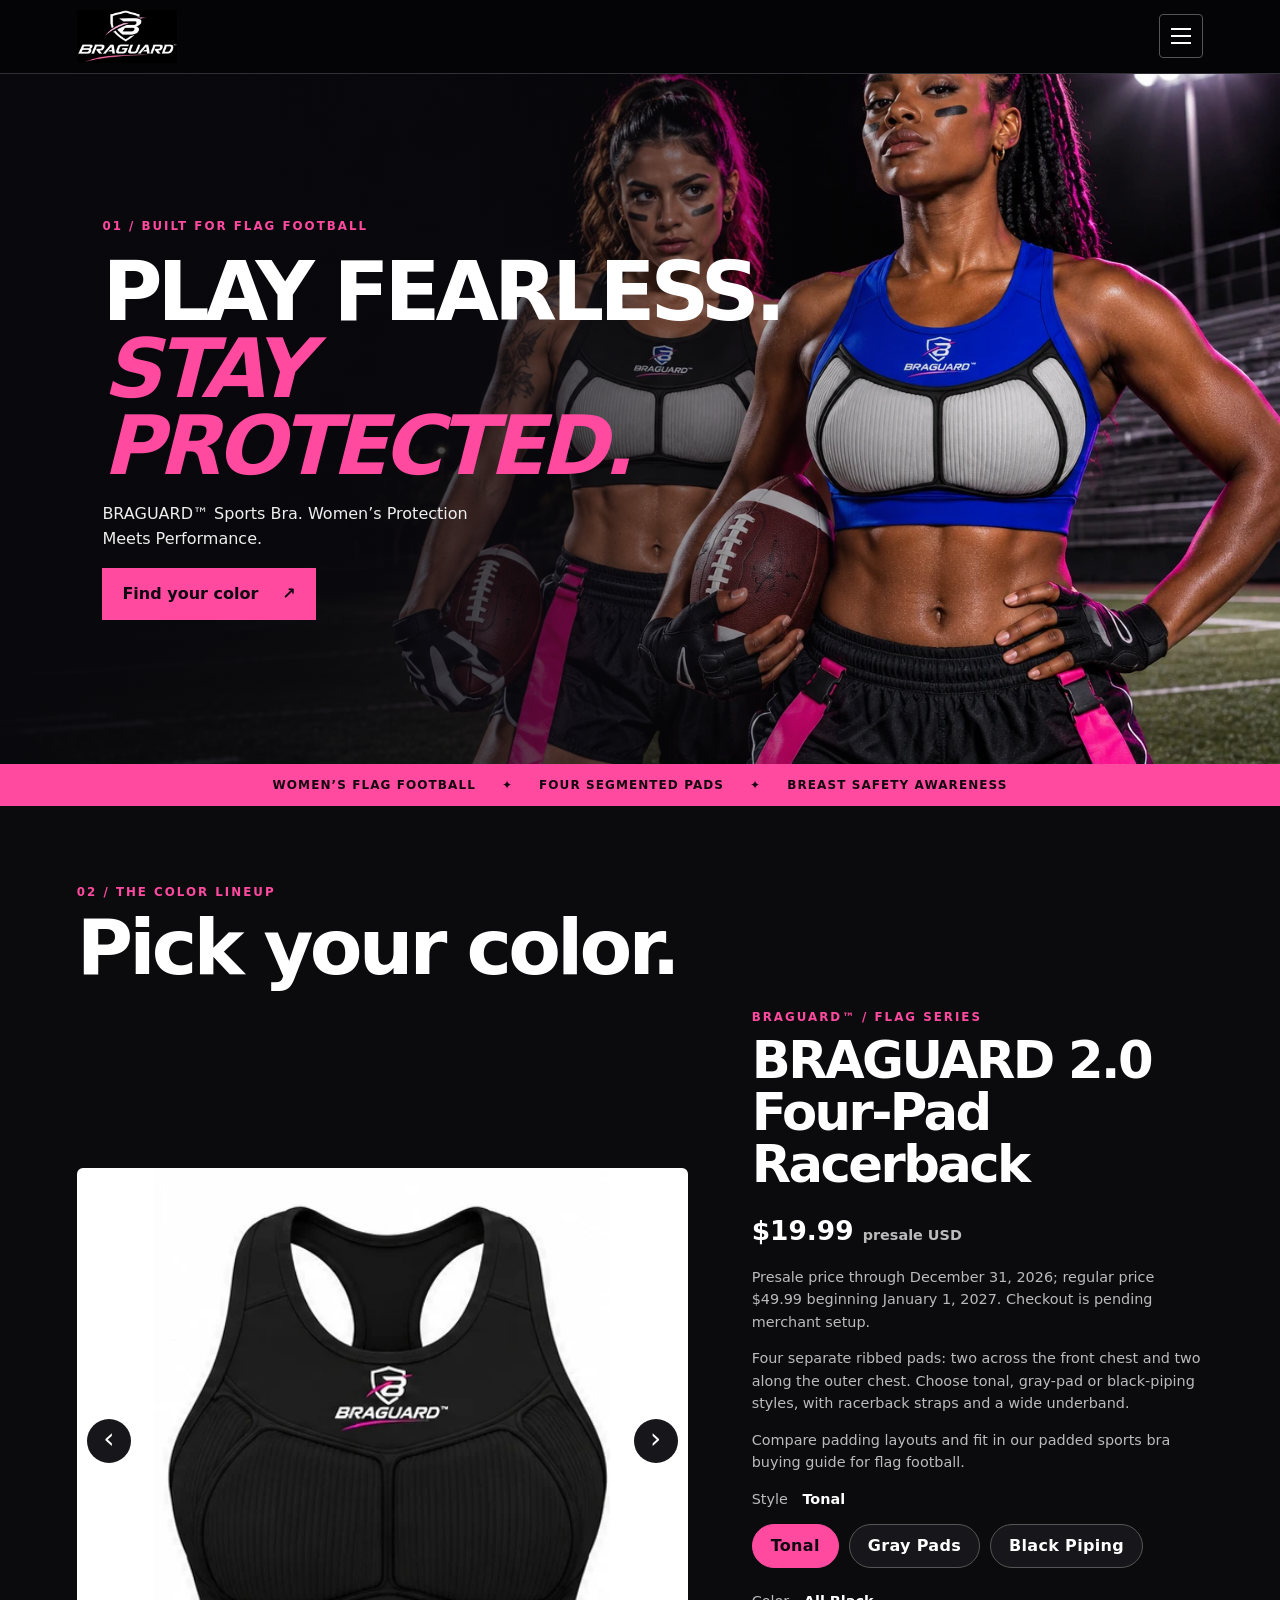
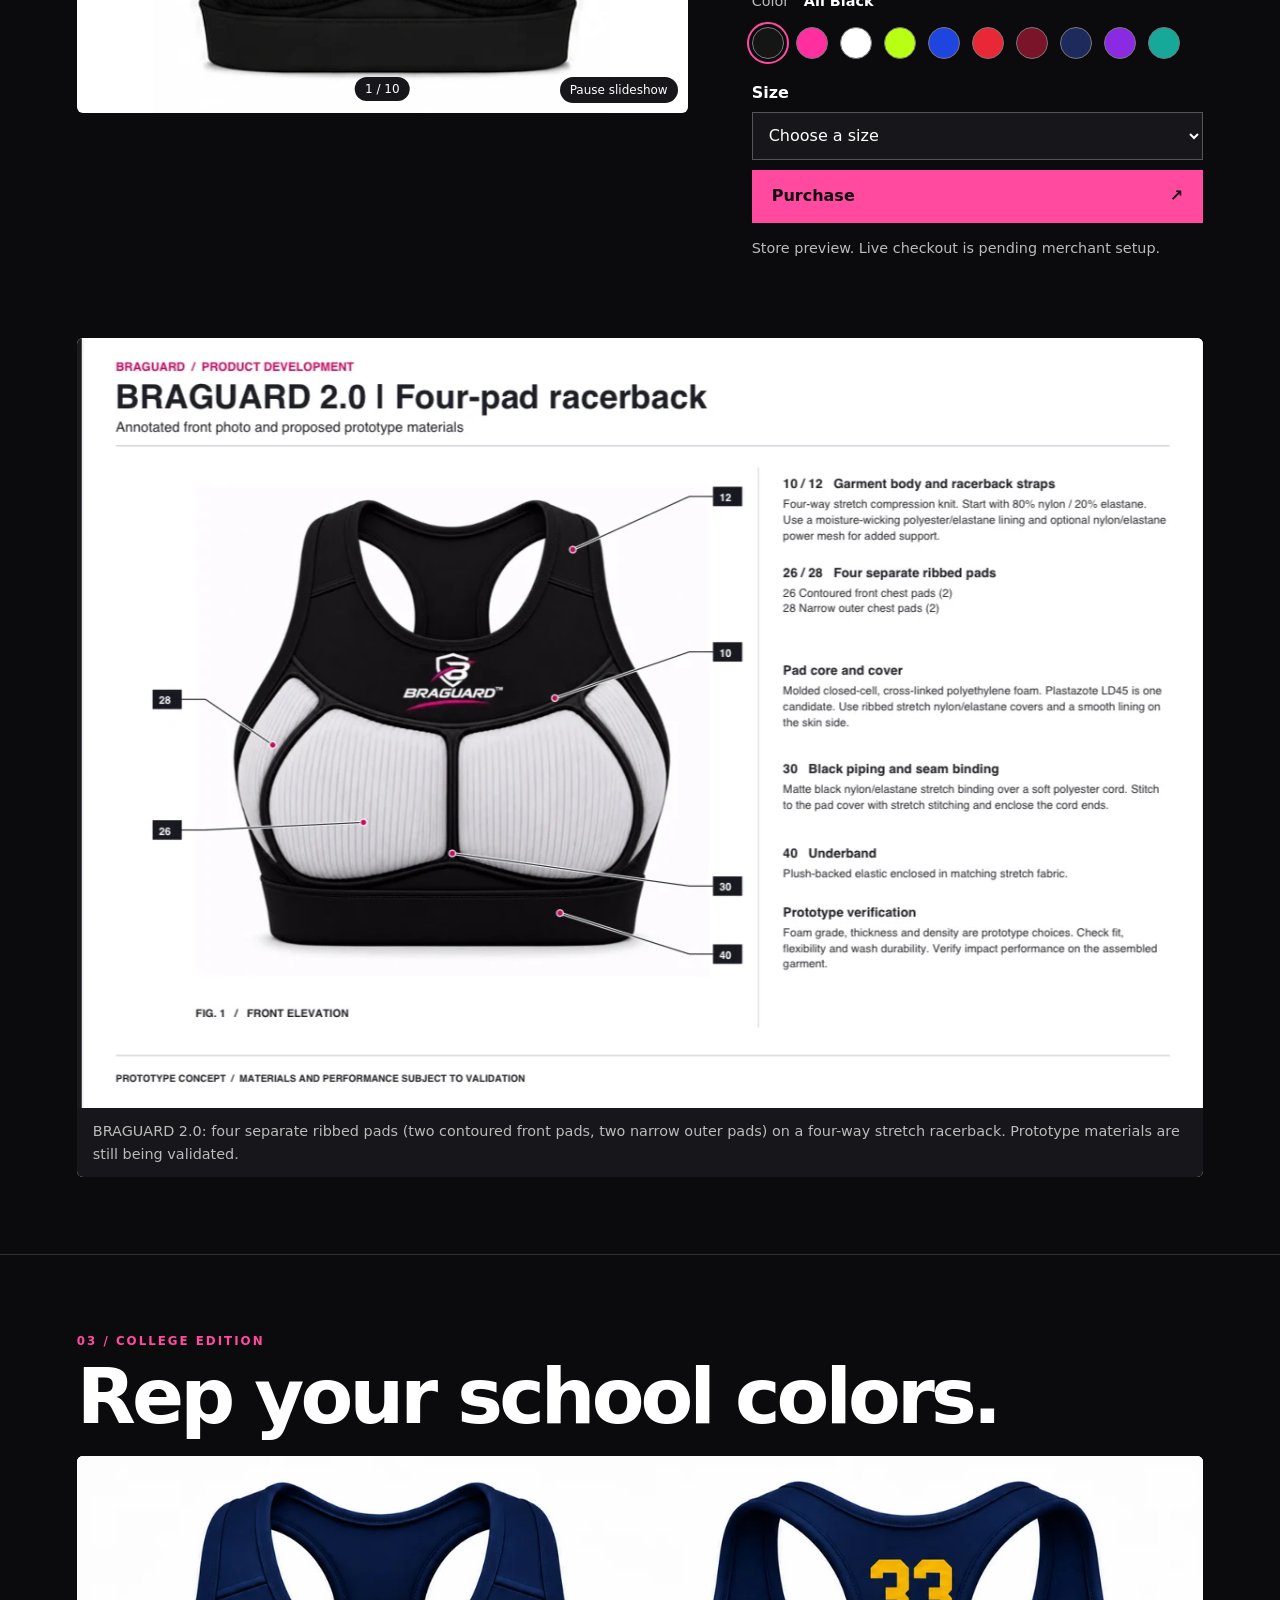
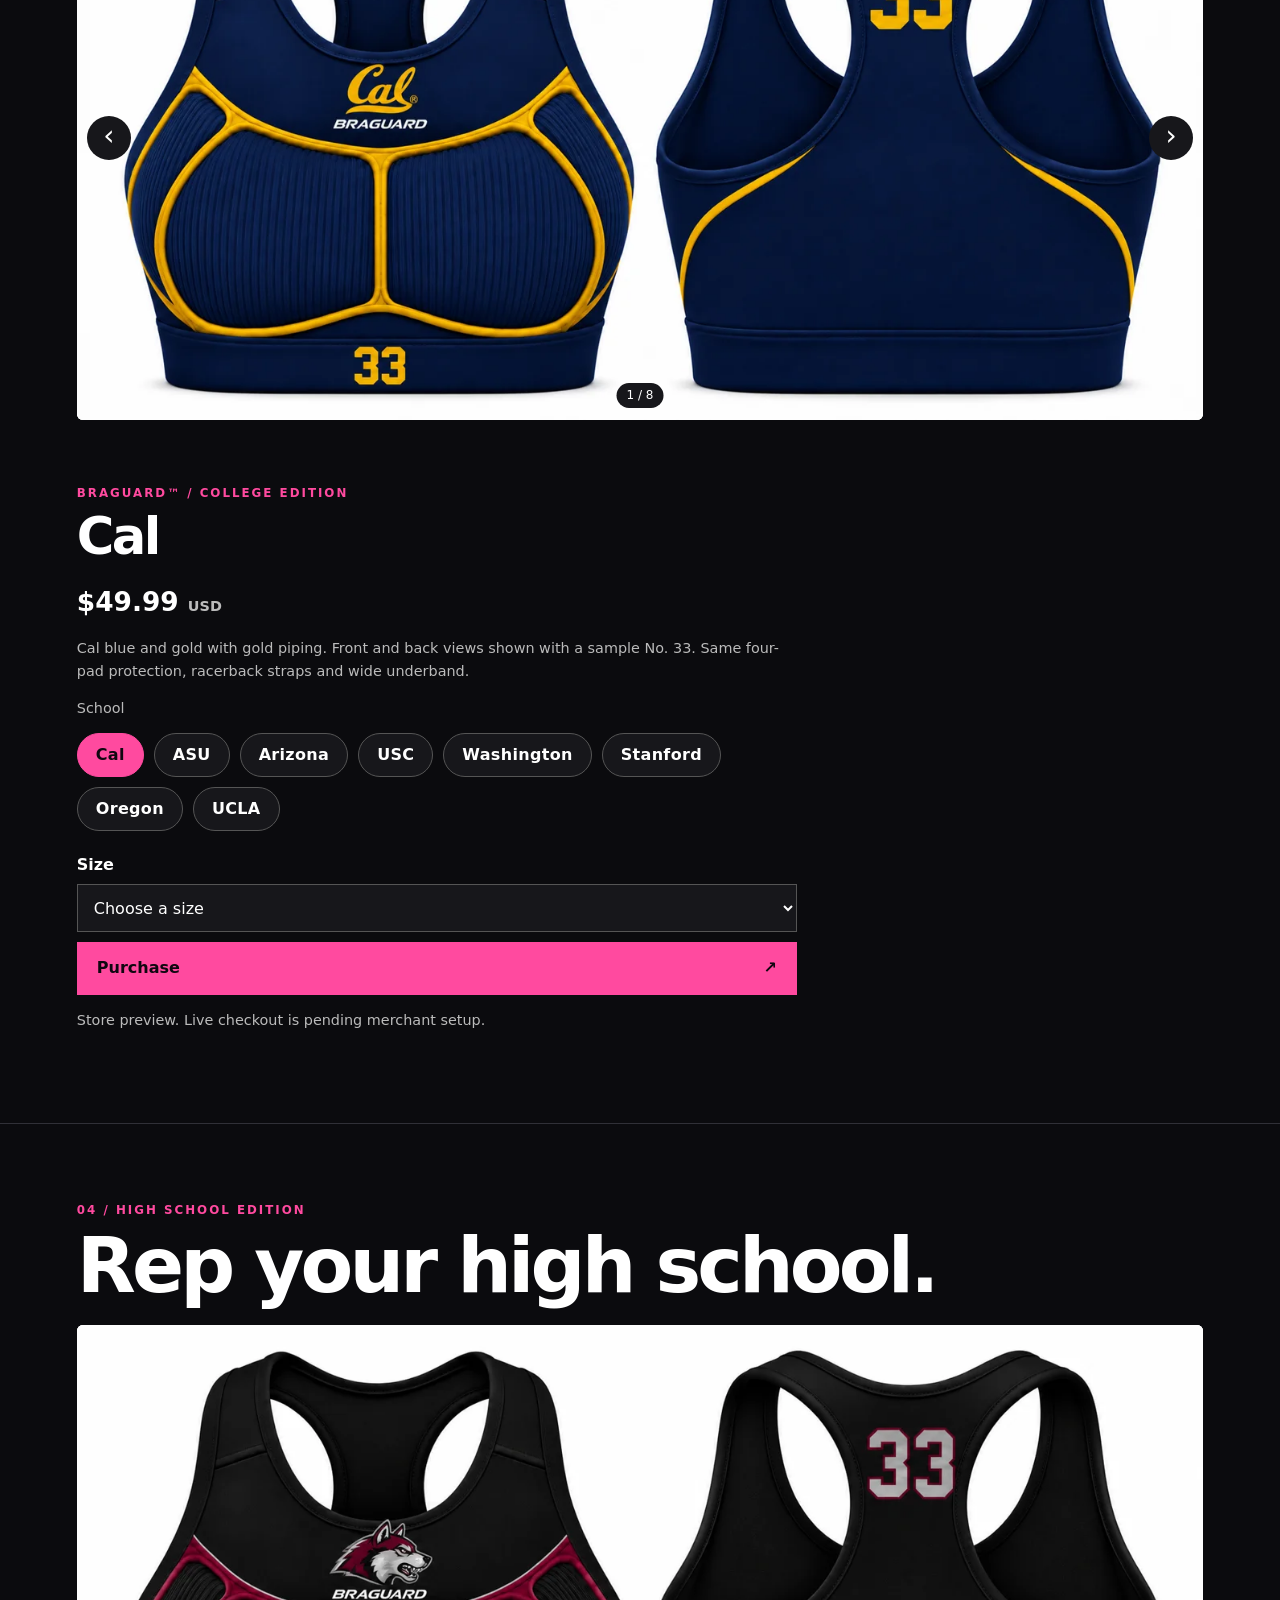
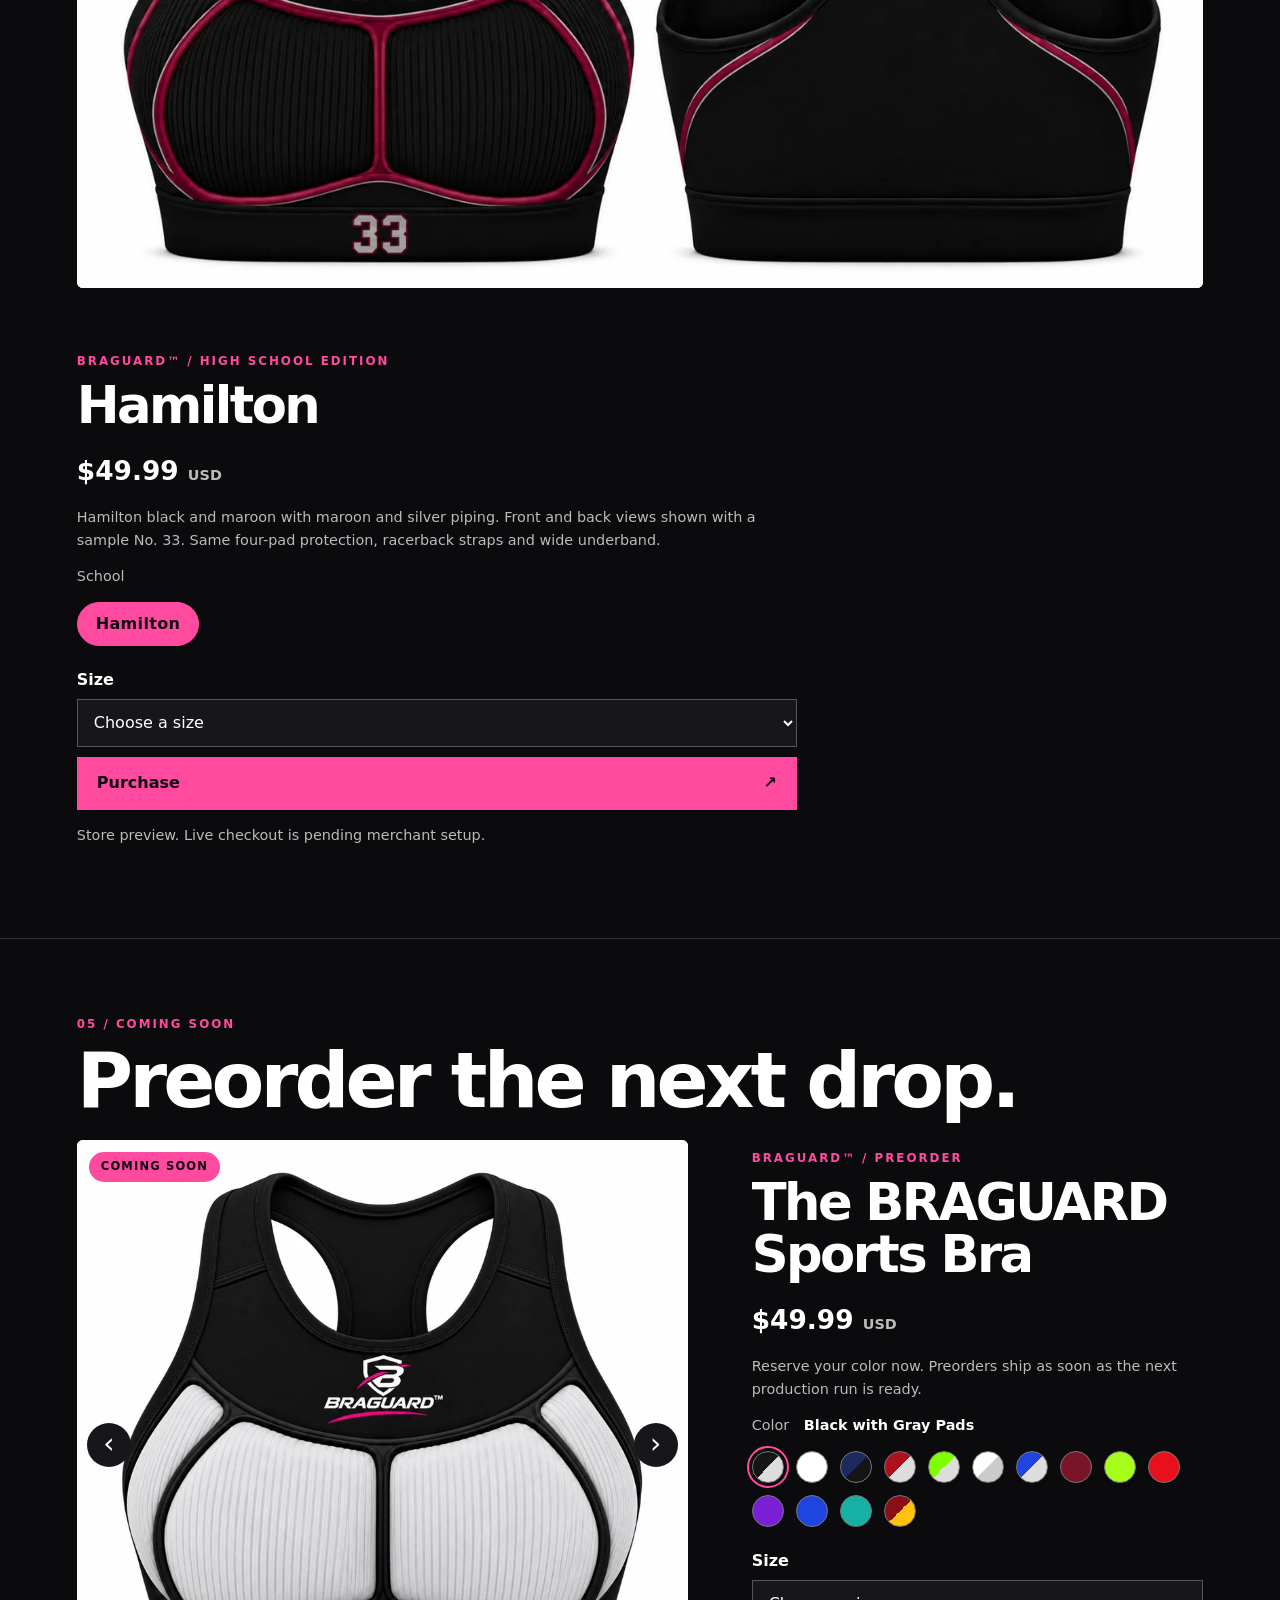
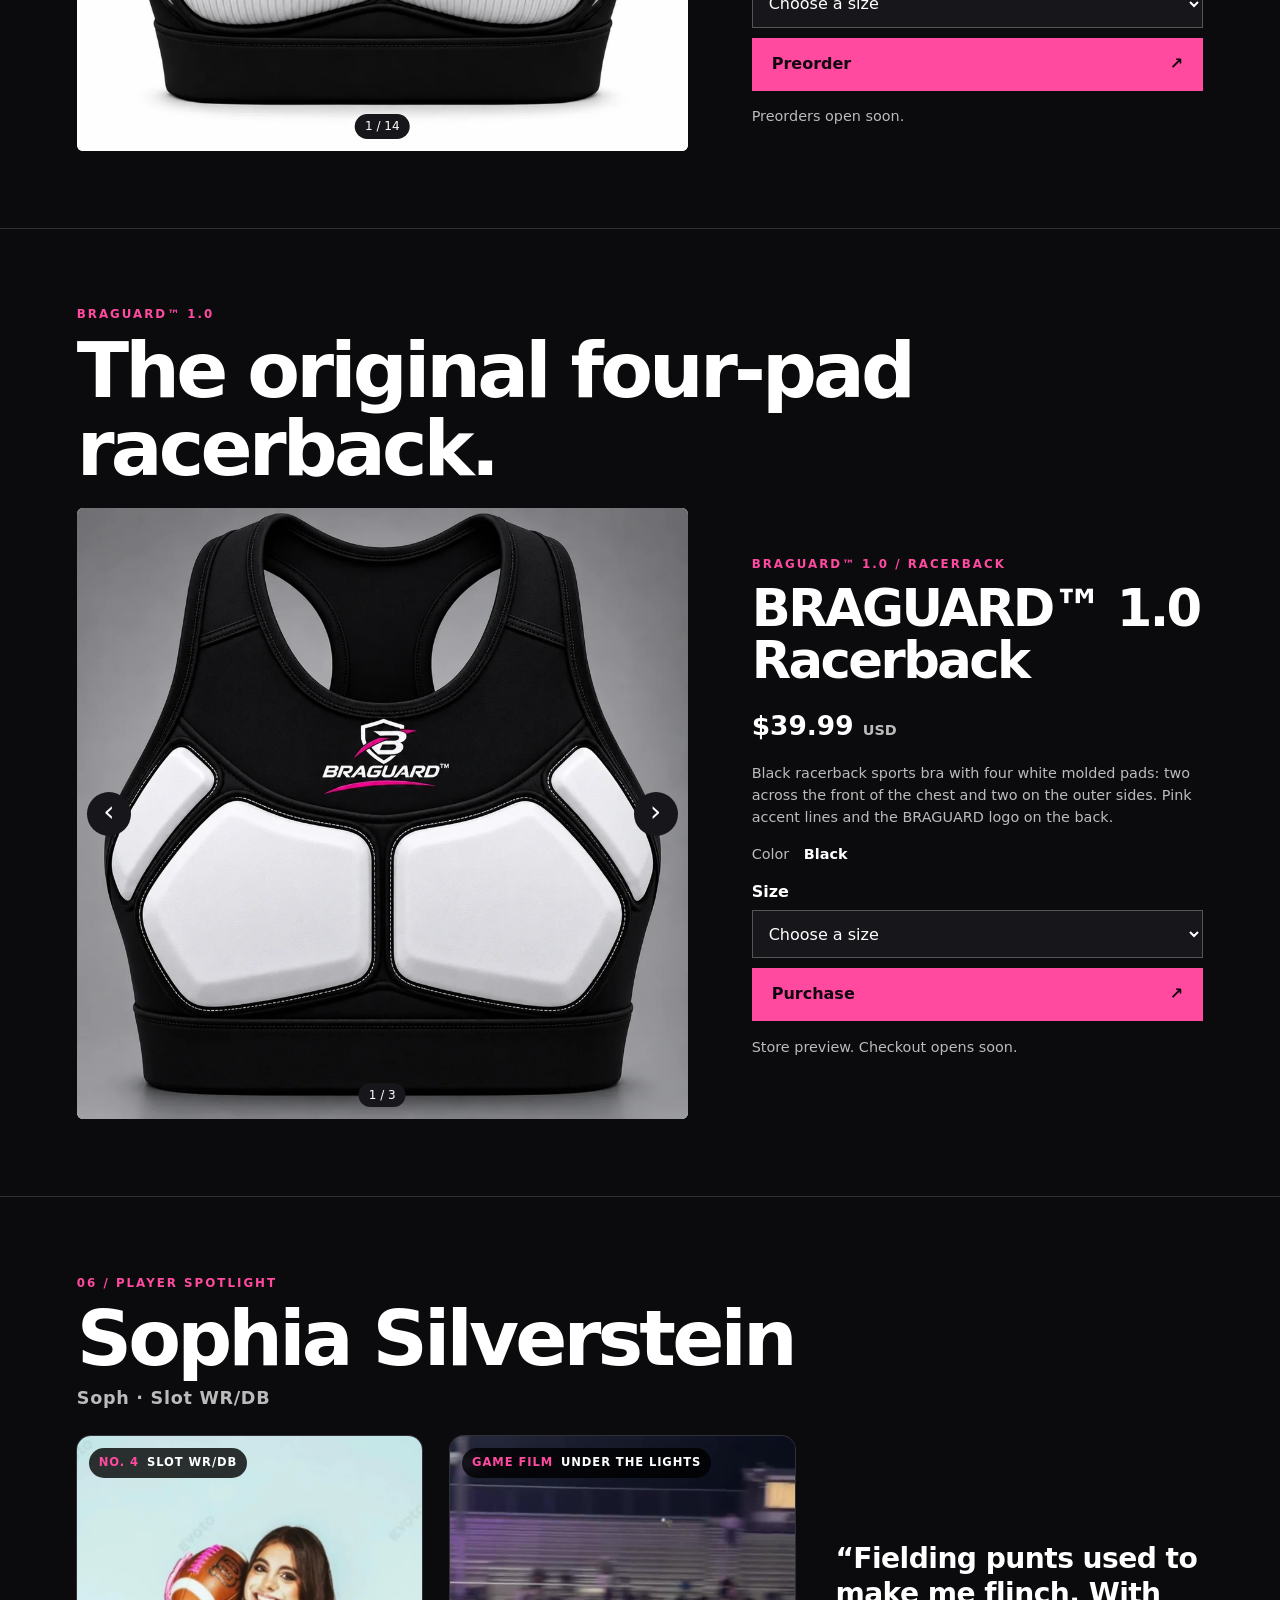
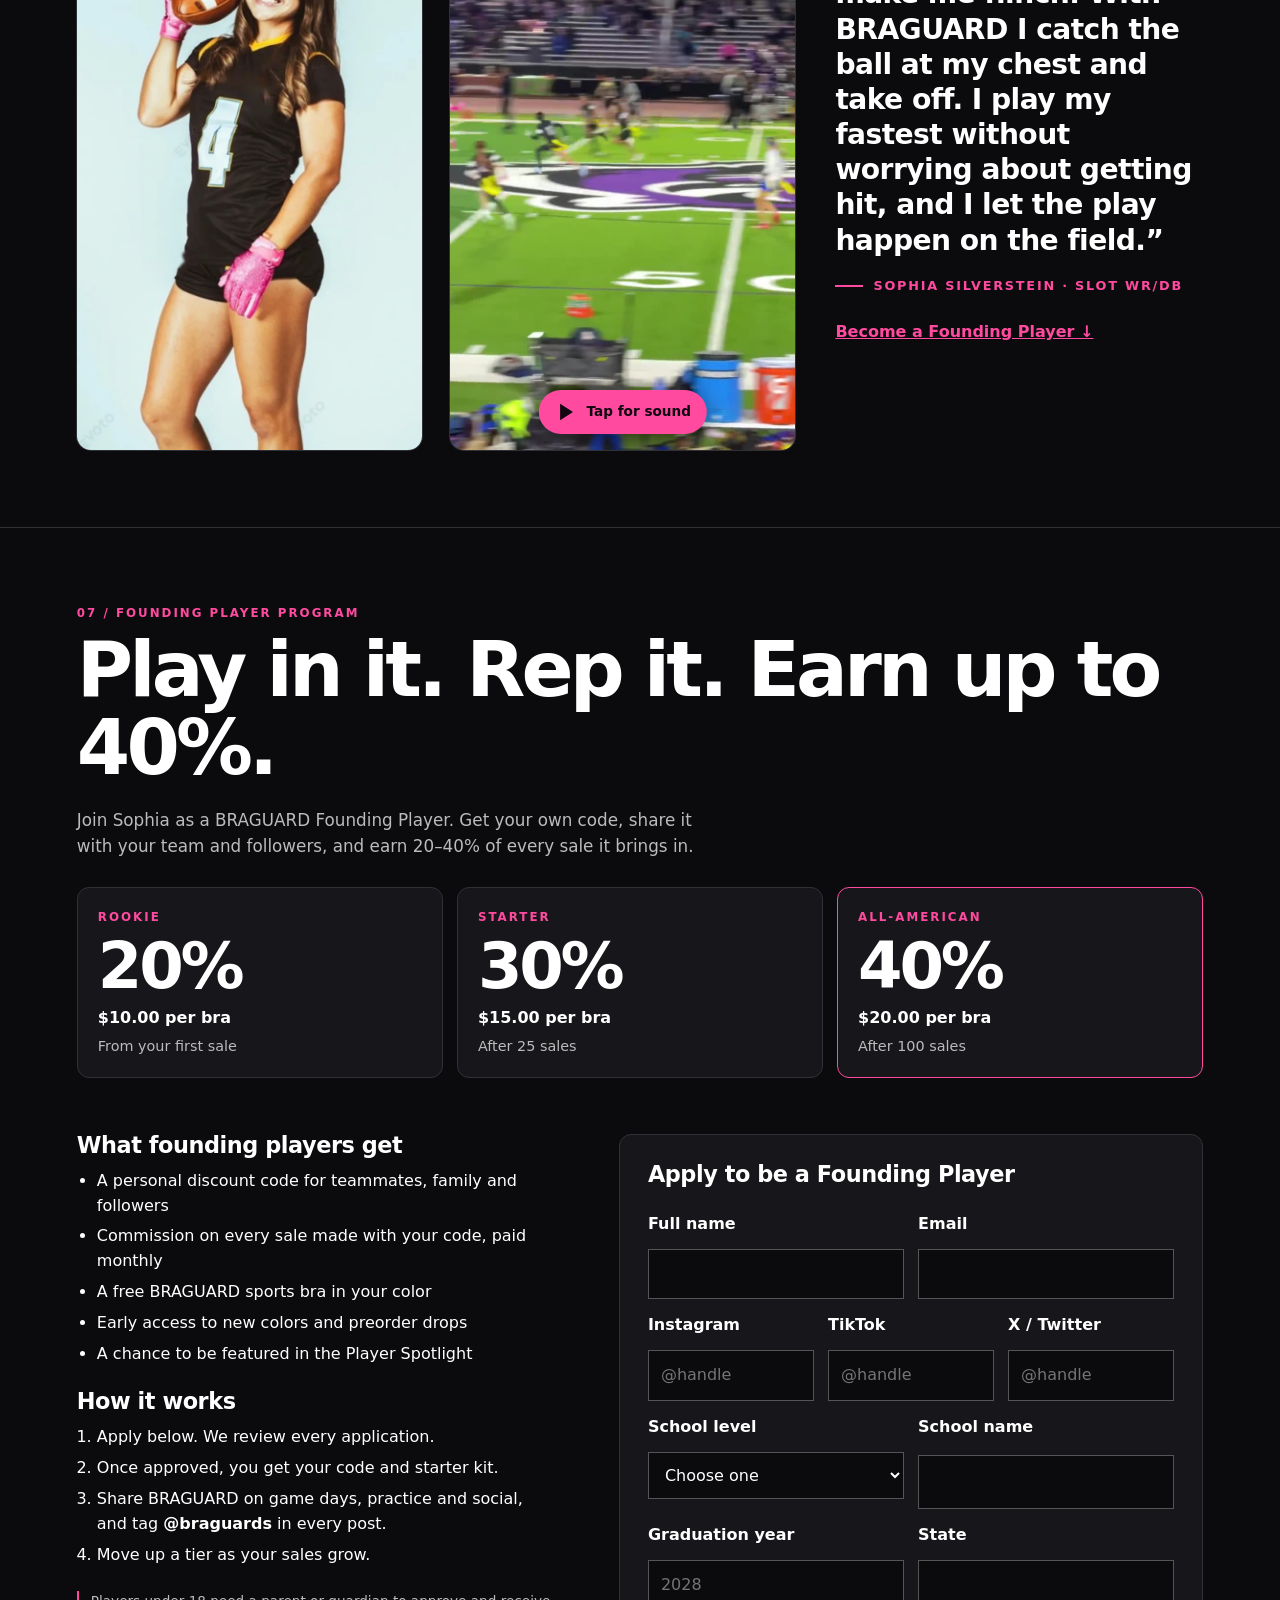
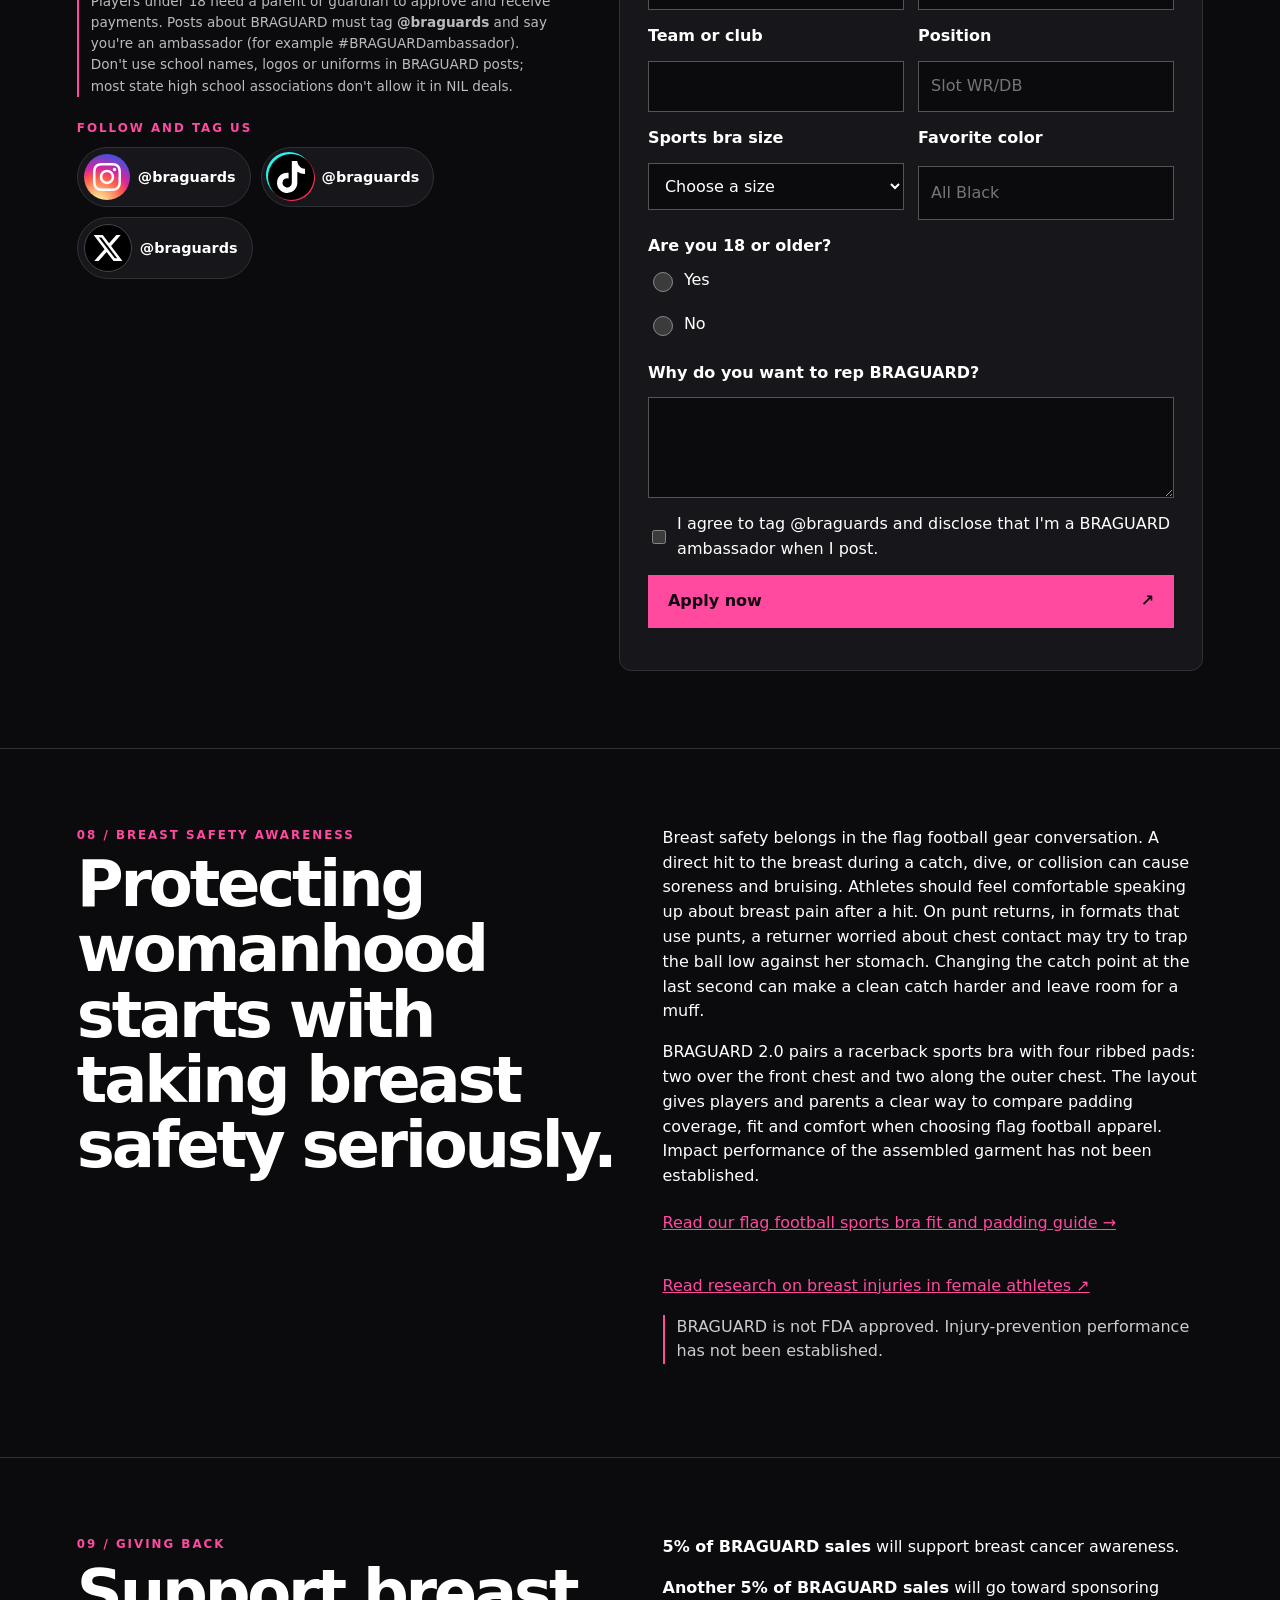
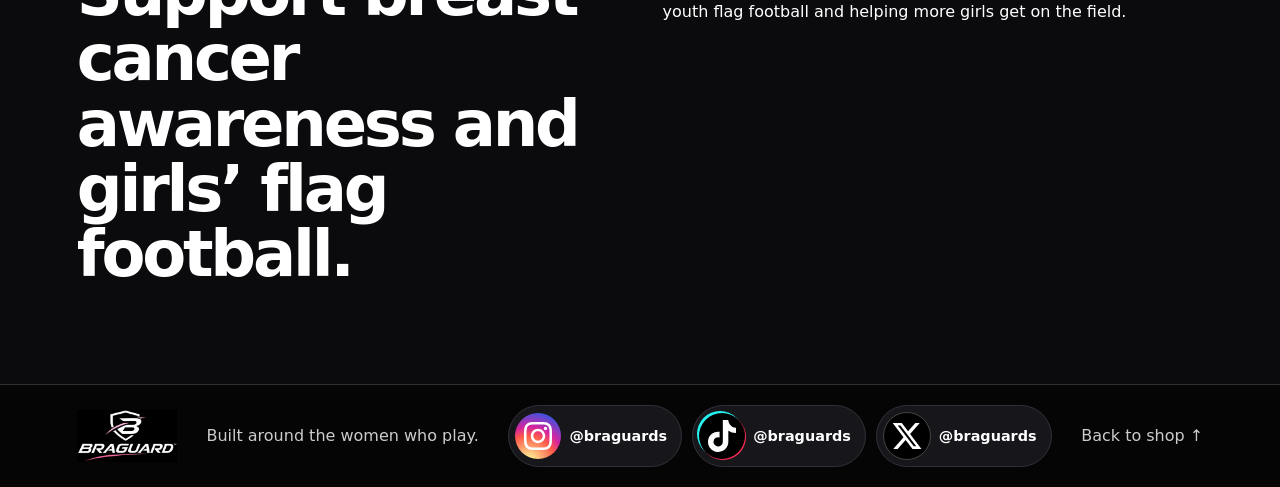
<file: index.html>
<!doctype html>
<html lang="en">
<head>
  <meta charset="utf-8">
  <meta name="viewport" content="width=device-width, initial-scale=1, viewport-fit=cover">
  <title>Padded Sports Bra for Women's Flag Football | BRAGUARD™</title>
  <meta name="description" content="Explore the BRAGUARD 2.0 four-pad racerback for girls’ and women’s flag football: two front chest pads, two outer chest pads, fit guidance and current presale details.">
  <meta name="theme-color" content="#0b0b0e">
  <link rel="canonical" href="https://braguards.com/">
  <meta property="og:type" content="website">
  <meta property="og:site_name" content="BRAGUARD">
  <meta property="og:url" content="https://braguards.com/">
  <meta property="og:title" content="Padded Sports Bra for Women’s Flag Football | BRAGUARD™">
  <meta property="og:description" content="Play fearless. Stay protected. A padded sports bra built for women's flag football.">
  <meta property="og:image" content="https://braguards.com/assets/share-1200x630.jpg">
  <meta property="og:image:type" content="image/jpeg">
  <meta property="og:image:width" content="1200">
  <meta property="og:image:height" content="630">
  <meta property="og:image:alt" content="Two flag football players wearing BRAGUARD padded sports bras">
  <meta name="twitter:card" content="summary_large_image">
  <meta name="twitter:title" content="BRAGUARD™ | Padded Sports Bra">
  <meta name="twitter:description" content="Play fearless. Stay protected. A padded sports bra built for women's flag football.">
  <meta name="twitter:image" content="https://braguards.com/assets/share-1200x630.jpg">
  <script type="application/ld+json">
  {"@context":"https://schema.org","@type":"Organization","name":"BRAGUARD","url":"https://braguards.com/","logo":"https://braguards.com/assets/logo.webp","sameAs":["https://www.instagram.com/braguards","https://www.tiktok.com/@braguards","https://x.com/braguards"]}
  </script>
  <link rel="icon" href="assets/logo.webp" type="image/webp">
  <link rel="preload" as="image" href="assets/athletes.webp">
  <link rel="stylesheet" href="style.css">
</head>
<body>
  <a class="skip" href="#main">Skip to content</a>

  <header class="site-header">
    <a class="brand" href="#" aria-label="BRAGUARD home"><img src="assets/logo.webp" alt="BRAGUARD" width="320" height="168"></a>
    <button class="menu-toggle" type="button" aria-expanded="false" aria-controls="site-nav" aria-label="Open menu">
      <span></span><span></span><span></span>
    </button>
    <nav id="site-nav" class="site-nav" aria-label="Main navigation">
      <a href="#shop">Shop</a>
      <a href="#schools">College</a>
      <a href="#highschool">High school</a>
      <a href="#preorder">Preorder</a>
      <a href="#racerback">1.0 Racerback</a>
      <a href="#spotlight">Spotlight</a>
      <a href="#ambassadors">Ambassadors</a>
      <a href="#awareness">Breast safety</a>
      <a href="/blog/">Blog</a>
      <a href="flag-football-sports-bra.html">Fit & padding guide</a>
      <a href="womens-flag-football-gear.html">Gear checklist</a>
      <a href="#giving">Giving back</a>
      <a class="outline" href="#shop">Shop the sports bra ↗</a>
    </nav>
  </header>

  <main id="main">
    <section class="hero">
      <div class="hero-copy">
        <p class="tag">01 / BUILT FOR FLAG FOOTBALL</p>
        <h1>PLAY FEARLESS.<br><em>STAY PROTECTED.</em></h1>
        <p>BRAGUARD™ Sports Bra. Women’s Protection Meets Performance.</p>
        <a class="btn" href="#shop">Find your color <span aria-hidden="true">↗</span></a>
      </div>
    </section>

    <div class="strip">
      <span>WOMEN’S FLAG FOOTBALL</span><b aria-hidden="true">✦</b>
      <span>FOUR SEGMENTED PADS</span><b aria-hidden="true">✦</b>
      <span>BREAST SAFETY AWARENESS</span>
    </div>

    <section id="shop" class="shop">
      <div class="section-title">
        <p class="tag">02 / THE COLOR LINEUP</p>
        <h2>Pick your color.</h2>
      </div>
      <div class="product">
        <div class="gallery" aria-label="Swipeable BRAGUARD color carousel">
          <div class="rail" tabindex="0" aria-label="Product color photos"></div>
          <button class="arrow prev" type="button" aria-label="Previous color">‹</button>
          <button class="arrow next" type="button" aria-label="Next color">›</button>
          <button class="rotation" type="button">Pause slideshow</button>
          <div class="counter" aria-live="polite"></div>
        </div>
        <div class="details">
          <p class="tag">BRAGUARD™ / FLAG SERIES</p>
          <h3>BRAGUARD 2.0 Four-Pad Racerback</h3>
          <div class="price">$19.99 <small>presale USD</small></div>
          <p>Presale price through December 31, 2026; regular price $49.99 beginning January 1, 2027. Checkout is pending merchant setup.</p>
          <p>Four separate ribbed pads: two across the front chest and two along the outer chest. Choose tonal, gray-pad or black-piping styles, with racerback straps and a wide underband.</p>
          <p>Compare padding layouts and fit in our <a href="/blog/best-padded-sports-bras-for-flag-football/">padded sports bra buying guide for flag football</a>.</p>
          <p class="color-label">Style <strong id="style-name"></strong></p>
          <div class="style-pills pills" role="group" aria-label="Choose style"></div>
          <p class="color-label">Color <strong id="color"></strong></p>
          <div class="swatches" role="group" aria-label="Choose color"></div>
          <label for="size">Size</label>
          <select id="size">
            <option value="">Choose a size</option>
            <option>XS</option><option>S</option><option>M</option><option>L</option><option>XL</option><option>2XL</option>
          </select>
          <button class="btn buy" id="buy" type="button">Purchase <span aria-hidden="true">↗</span></button>
          <p id="status" role="status">Store preview. Live checkout is pending merchant setup.</p>
        </div>
      </div>
      <figure class="features">
        <img src="assets/features.webp" alt="BRAGUARD 2.0 four-pad racerback, annotated: garment body and racerback straps, two contoured front chest pads, two narrow outer chest pads, black piping and underband, with proposed prototype materials" width="1200" height="821" loading="lazy">
        <figcaption>BRAGUARD 2.0: four separate ribbed pads (two contoured front pads, two narrow outer pads) on a four-way stretch racerback. Prototype materials are still being validated.</figcaption>
      </figure>
    </section>

    <section id="schools" class="shop schools" aria-labelledby="schools-title">
      <div class="section-title">
        <p class="tag">03 / COLLEGE EDITION</p>
        <h2 id="schools-title">Rep your school colors.</h2>
      </div>
      <div class="product">
        <div class="gallery school-gallery" aria-label="Swipeable college edition carousel">
          <div class="rail school-rail" tabindex="0" aria-label="College edition photos"></div>
          <button class="arrow school-prev prev" type="button" aria-label="Previous school">‹</button>
          <button class="arrow school-next next" type="button" aria-label="Next school">›</button>
          <div class="counter school-counter" aria-live="polite"></div>
        </div>
        <div class="details">
          <p class="tag">BRAGUARD™ / COLLEGE EDITION</p>
          <h3 id="school-name">Cal</h3>
          <div class="price">$49.99 <small>USD</small></div>
          <p id="school-desc"></p>
          <p class="color-label">School</p>
          <div class="school-pills" role="group" aria-label="Choose school"></div>
          <label for="school-size">Size</label>
          <select id="school-size">
            <option value="">Choose a size</option>
            <option>XS</option><option>S</option><option>M</option><option>L</option><option>XL</option><option>2XL</option>
          </select>
          <button class="btn buy" id="school-buy" type="button">Purchase <span aria-hidden="true">↗</span></button>
          <p id="school-status" class="status" role="status">Store preview. Live checkout is pending merchant setup.</p>
        </div>
      </div>
    </section>

    <section id="highschool" class="shop schools" aria-labelledby="hs-title">
      <div class="section-title">
        <p class="tag">04 / HIGH SCHOOL EDITION</p>
        <h2 id="hs-title">Rep your high school.</h2>
      </div>
      <div class="product">
        <div class="gallery school-gallery" aria-label="High school edition photos">
          <div class="rail hs-rail" tabindex="0" aria-label="High school edition photos"></div>
        </div>
        <div class="details">
          <p class="tag">BRAGUARD™ / HIGH SCHOOL EDITION</p>
          <h3 id="hs-name">Hamilton</h3>
          <div class="price">$49.99 <small>USD</small></div>
          <p id="hs-desc"></p>
          <p class="color-label">School</p>
          <div class="school-pills hs-pills" role="group" aria-label="Choose school"></div>
          <label for="hs-size">Size</label>
          <select id="hs-size">
            <option value="">Choose a size</option>
            <option>XS</option><option>S</option><option>M</option><option>L</option><option>XL</option><option>2XL</option>
          </select>
          <button class="btn buy" id="hs-buy" type="button">Purchase <span aria-hidden="true">↗</span></button>
          <p id="hs-status" class="status" role="status">Store preview. Live checkout is pending merchant setup.</p>
        </div>
      </div>
    </section>

    <section id="preorder" class="shop schools" aria-labelledby="preorder-title">
      <div class="section-title">
        <p class="tag">05 / COMING SOON</p>
        <h2 id="preorder-title">Preorder the next drop.</h2>
      </div>
      <div class="product">
        <div class="gallery pre-gallery" aria-label="Swipeable preorder carousel">
          <div class="rail pre-rail" tabindex="0" aria-label="Preorder style photos"></div>
          <button class="arrow pre-prev prev" type="button" aria-label="Previous style">‹</button>
          <button class="arrow pre-next next" type="button" aria-label="Next style">›</button>
          <span class="soon-badge">Coming soon</span>
          <div class="counter pre-counter" aria-live="polite"></div>
        </div>
        <div class="details">
          <p class="tag">BRAGUARD™ / PREORDER</p>
          <h3>The BRAGUARD Sports Bra</h3>
          <div class="price">$49.99 <small>USD</small></div>
          <p>Reserve your color now. Preorders ship as soon as the next production run is ready.</p>
          <p class="color-label">Color <strong id="pre-color"></strong></p>
          <div class="swatches pre-swatches" role="group" aria-label="Choose preorder color"></div>
          <label for="pre-size">Size</label>
          <select id="pre-size">
            <option value="">Choose a size</option>
            <option>XS</option><option>S</option><option>M</option><option>L</option><option>XL</option><option>2XL</option>
          </select>
          <button class="btn buy" id="pre-buy" type="button">Preorder <span aria-hidden="true">↗</span></button>
          <p id="pre-status" class="status" role="status">Preorders open soon.</p>
        </div>
      </div>
    </section>

    <section id="racerback" class="shop racerback" aria-labelledby="rb-title">
      <div class="section-title">
        <p class="tag">BRAGUARD™ 1.0</p>
        <h2 id="rb-title">The original four-pad racerback.</h2>
      </div>
      <div class="product">
        <div class="gallery rb-gallery" aria-label="BRAGUARD 1.0 Racerback photos">
          <div class="rail rb-rail" tabindex="0" aria-label="BRAGUARD 1.0 Racerback photos">
            <img src="assets/racerback-1-0-front.webp" alt="Black BRAGUARD 1.0 Racerback with four white molded pads, front view" width="1000" height="1000" decoding="async" draggable="false">
            <img src="assets/racerback-1-0-model.webp" alt="Athlete wearing the black BRAGUARD 1.0 Racerback" width="914" height="1000" loading="lazy" decoding="async" draggable="false">
            <img src="assets/racerback-1-0-front-back.webp" alt="BRAGUARD 1.0 Racerback front and back, with pink accent lines and logo on the back" width="1400" height="700" loading="lazy" decoding="async" draggable="false">
          </div>
          <button class="arrow rb-prev prev" type="button" aria-label="Previous photo">‹</button>
          <button class="arrow rb-next next" type="button" aria-label="Next photo">›</button>
          <div class="counter rb-counter" aria-live="polite"></div>
        </div>
        <div class="details">
          <p class="tag">BRAGUARD™ 1.0 / RACERBACK</p>
          <h3>BRAGUARD™ 1.0 Racerback</h3>
          <div class="price">$39.99 <small>USD</small></div>
          <p>Black racerback sports bra with four white molded pads: two across the front of the chest and two on the outer sides. Pink accent lines and the BRAGUARD logo on the back.</p>
          <p class="color-label">Color <strong>Black</strong></p>
          <label for="rb-size">Size</label>
          <select id="rb-size">
            <option value="">Choose a size</option>
            <option>XS</option><option>S</option><option>M</option><option>L</option><option>XL</option>
          </select>
          <button class="btn buy" id="rb-buy" type="button">Purchase <span aria-hidden="true">↗</span></button>
          <p id="rb-status" class="status" role="status">Store preview. Checkout opens soon.</p>
        </div>
      </div>
    </section>


    <section id="spotlight" class="spotlight" aria-labelledby="spotlight-title">
      <div class="section-title">
        <p class="tag">06 / PLAYER SPOTLIGHT</p>
        <h2 id="spotlight-title">Sophia Silverstein</h2>
        <p class="spot-sub">Soph · Slot WR/DB</p>
      </div>
      <div class="spotlight-grid">
        <figure class="spot-card">
          <img src="assets/spotlight-sophia.webp" alt="Sophia Silverstein in a black No. 4 jersey and pink gloves holding a football" width="720" height="1417" loading="lazy">
          <figcaption><span>No. 4</span><em>Slot WR/DB</em></figcaption>
        </figure>
        <figure class="spot-card">
          <video id="spot-video" poster="assets/spotlight-poster.jpg" autoplay muted loop playsinline webkit-playsinline preload="auto" aria-label="Game footage of Sophia playing flag football">
            <source src="assets/spotlight-video.mp4" type="video/mp4">
          </video>
          <button class="video-play" id="spot-play" type="button" aria-label="Play video with sound">
            <svg viewBox="0 0 24 24" width="28" height="28" aria-hidden="true"><path d="M8 5v14l11-7z" fill="currentColor"/></svg>
            <span>Tap for sound</span>
          </button>
          <figcaption><span>Game film</span><em>Under the lights</em></figcaption>
        </figure>
        <blockquote class="spot-quote">
          <p>“Fielding punts used to make me flinch. With BRAGUARD I catch the ball at my chest and take off. I play my fastest without worrying about getting hit, and I let the play happen on the field.”</p>
          <footer>Sophia Silverstein · Slot WR/DB</footer>
          <a class="spot-cta" href="#ambassadors">Become a Founding Player ↓</a>
        </blockquote>
      </div>
    </section>

    <section id="ambassadors" class="ambassadors" aria-labelledby="amb-title">
      <div class="section-title">
        <p class="tag">07 / FOUNDING PLAYER PROGRAM</p>
        <h2 id="amb-title">Play in it. Rep it. Earn up to 40%.</h2>
        <p class="amb-lead">Join Sophia as a BRAGUARD Founding Player. Get your own code, share it with your team and followers, and earn 20–40% of every sale it brings in.</p>
      </div>

      <div class="tiers" role="list">
        <div class="tier" role="listitem">
          <p class="tier-name">Rookie</p>
          <p class="tier-rate">20%</p>
          <p class="tier-earn"><span data-rate="0.20"></span> per bra</p>
          <p class="tier-when">From your first sale</p>
        </div>
        <div class="tier" role="listitem">
          <p class="tier-name">Starter</p>
          <p class="tier-rate">30%</p>
          <p class="tier-earn"><span data-rate="0.30"></span> per bra</p>
          <p class="tier-when">After 25 sales</p>
        </div>
        <div class="tier tier-top" role="listitem">
          <p class="tier-name">All-American</p>
          <p class="tier-rate">40%</p>
          <p class="tier-earn"><span data-rate="0.40"></span> per bra</p>
          <p class="tier-when">After 100 sales</p>
        </div>
      </div>

      <div class="amb-grid">
        <div class="amb-perks">
          <h3>What founding players get</h3>
          <ul>
            <li>A personal discount code for teammates, family and followers</li>
            <li>Commission on every sale made with your code, paid monthly</li>
            <li>A free BRAGUARD sports bra in your color</li>
            <li>Early access to new colors and preorder drops</li>
            <li>A chance to be featured in the Player Spotlight</li>
          </ul>
          <h3>How it works</h3>
          <ol>
            <li>Apply below. We review every application.</li>
            <li>Once approved, you get your code and starter kit.</li>
            <li>Share BRAGUARD on game days, practice and social, and tag <strong>@braguards</strong> in every post.</li>
            <li>Move up a tier as your sales grow.</li>
          </ol>
          <p class="amb-fine">Players under 18 need a parent or guardian to approve and receive payments. Posts about BRAGUARD must tag <strong>@braguards</strong> and say you're an ambassador (for example #BRAGUARDambassador). Don't use school names, logos or uniforms in BRAGUARD posts; most state high school associations don't allow it in NIL deals.</p>
          <p class="follow-label">Follow and tag us</p>
          <div class="socials" aria-label="BRAGUARD on social media">
            <a class="social ig" href="https://www.instagram.com/braguards" target="_blank" rel="noopener" aria-label="Instagram @braguards"><i class="fa-brands fa-instagram" aria-hidden="true"></i><span>@braguards</span></a>
            <a class="social tt" href="https://www.tiktok.com/@braguards" target="_blank" rel="noopener" aria-label="TikTok @braguards"><i class="fa-brands fa-tiktok" aria-hidden="true"></i><span>@braguards</span></a>
            <a class="social xx" href="https://x.com/braguards" target="_blank" rel="noopener" aria-label="X @braguards"><i class="fa-brands fa-x-twitter" aria-hidden="true"></i><span>@braguards</span></a>
          </div>
        </div>

        <form id="amb-form" class="amb-form" novalidate>
          <h3>Apply to be a Founding Player</h3>
          <div class="field-row">
            <div class="field"><label for="amb-name">Full name</label><input id="amb-name" name="name" required autocomplete="name"></div>
            <div class="field"><label for="amb-email">Email</label><input id="amb-email" name="email" type="email" required autocomplete="email"></div>
          </div>
          <div class="field-row three">
            <div class="field"><label for="amb-ig">Instagram</label><input id="amb-ig" name="instagram" placeholder="@handle"></div>
            <div class="field"><label for="amb-tt">TikTok</label><input id="amb-tt" name="tiktok" placeholder="@handle"></div>
            <div class="field"><label for="amb-x">X / Twitter</label><input id="amb-x" name="x_twitter" placeholder="@handle"></div>
          </div>
          <div class="field-row">
            <div class="field">
              <label for="amb-level">School level</label>
              <select id="amb-level" name="level" required>
                <option value="">Choose one</option>
                <option>High school</option>
                <option>College</option>
                <option>Middle school / youth</option>
                <option>Adult / club</option>
                <option>Coach or parent</option>
              </select>
            </div>
            <div class="field"><label for="amb-school">School name</label><input id="amb-school" name="school"></div>
          </div>
          <div class="field-row">
            <div class="field"><label for="amb-grad">Graduation year</label><input id="amb-grad" name="grad_year" inputmode="numeric" placeholder="2028"></div>
            <div class="field"><label for="amb-state">State</label><input id="amb-state" name="state" autocomplete="address-level1"></div>
          </div>
          <div class="field-row">
            <div class="field"><label for="amb-team">Team or club</label><input id="amb-team" name="team"></div>
            <div class="field"><label for="amb-position">Position</label><input id="amb-position" name="position" placeholder="Slot WR/DB"></div>
          </div>
          <div class="field-row">
            <div class="field">
              <label for="amb-size">Sports bra size</label>
              <select id="amb-size" name="size" required>
                <option value="">Choose a size</option>
                <option>XS</option><option>S</option><option>M</option><option>L</option><option>XL</option><option>2XL</option>
              </select>
            </div>
            <div class="field"><label for="amb-color">Favorite color</label><input id="amb-color" name="color" placeholder="All Black"></div>
          </div>
          <fieldset class="field">
            <legend>Are you 18 or older?</legend>
            <label class="inline"><input type="radio" name="adult" value="yes" id="amb-adult-yes" required> Yes</label>
            <label class="inline"><input type="radio" name="adult" value="no" id="amb-adult-no"> No</label>
          </fieldset>
          <div class="field-row guardian" hidden>
            <div class="field"><label for="amb-guardian">Parent or guardian name</label><input id="amb-guardian" name="guardian"></div>
            <div class="field"><label for="amb-guardian-email">Parent or guardian email</label><input id="amb-guardian-email" name="guardian_email" type="email"></div>
          </div>
          <div class="field"><label for="amb-why">Why do you want to rep BRAGUARD?</label><textarea id="amb-why" name="why" rows="3"></textarea></div>
          <label class="inline check"><input type="checkbox" id="amb-agree" name="agree" required> I agree to tag @braguards and disclose that I'm a BRAGUARD ambassador when I post.</label>
          <button class="btn" type="submit">Apply now <span aria-hidden="true">↗</span></button>
          <p id="amb-status" role="status"></p>
        </form>
      </div>
    </section>

    <section id="awareness" class="awareness">
      <div>
        <p class="tag">08 / BREAST SAFETY AWARENESS</p>
        <h2>Protecting womanhood starts with taking breast safety seriously.</h2>
      </div>
      <div>
        <p>Breast safety belongs in the flag football gear conversation. A direct hit to the breast during a catch, dive, or collision can cause soreness and bruising. Athletes should feel comfortable speaking up about breast pain after a hit. On punt returns, in formats that use punts, a returner worried about chest contact may try to trap the ball low against her stomach. Changing the catch point at the last second can make a clean catch harder and leave room for a muff.</p>
        <p>BRAGUARD 2.0 pairs a racerback sports bra with four ribbed pads: two over the front chest and two along the outer chest. The layout gives players and parents a clear way to compare padding coverage, fit and comfort when choosing flag football apparel. Impact performance of the assembled garment has not been established.</p>
        <p><a href="flag-football-sports-bra.html">Read our flag football sports bra fit and padding guide →</a></p>
        <a href="https://pmc.ncbi.nlm.nih.gov/articles/PMC6683617/" target="_blank" rel="noopener">Read research on breast injuries in female athletes ↗</a>
        <p class="safety">BRAGUARD is not FDA approved. Injury-prevention performance has not been established.</p>
      </div>
    </section>

    <section id="giving" class="awareness" aria-labelledby="give-title">
      <div>
        <p class="tag">09 / GIVING BACK</p>
        <h2 id="give-title">Support breast cancer awareness and girls’ flag football.</h2>
      </div>
      <div>
        <p><strong>5% of BRAGUARD sales</strong> will support breast cancer awareness.</p>
        <p><strong>Another 5% of BRAGUARD sales</strong> will go toward sponsoring youth flag football and helping more girls get on the field.</p>
      </div>
    </section>
  </main>

  <footer class="site-footer">
    <img src="assets/logo.webp" alt="BRAGUARD" width="320" height="168" loading="lazy">
    <span>Built around the women who play.</span>
    <div class="socials" aria-label="BRAGUARD on social media">
      <a class="social ig" href="https://www.instagram.com/braguards" target="_blank" rel="noopener" aria-label="Instagram @braguards"><i class="fa-brands fa-instagram" aria-hidden="true"></i><span>@braguards</span></a>
      <a class="social tt" href="https://www.tiktok.com/@braguards" target="_blank" rel="noopener" aria-label="TikTok @braguards"><i class="fa-brands fa-tiktok" aria-hidden="true"></i><span>@braguards</span></a>
      <a class="social xx" href="https://x.com/braguards" target="_blank" rel="noopener" aria-label="X @braguards"><i class="fa-brands fa-x-twitter" aria-hidden="true"></i><span>@braguards</span></a>
    </div>
    <a href="#shop">Back to shop ↑</a>
  </footer>

  <script src="vendor/fontawesome/brands.min.js"></script>
  <script src="vendor/fontawesome/fontawesome.min.js"></script>
  <script src="checkout.js"></script>
  <script src="app.js"></script>
</body>
</html>
</file>
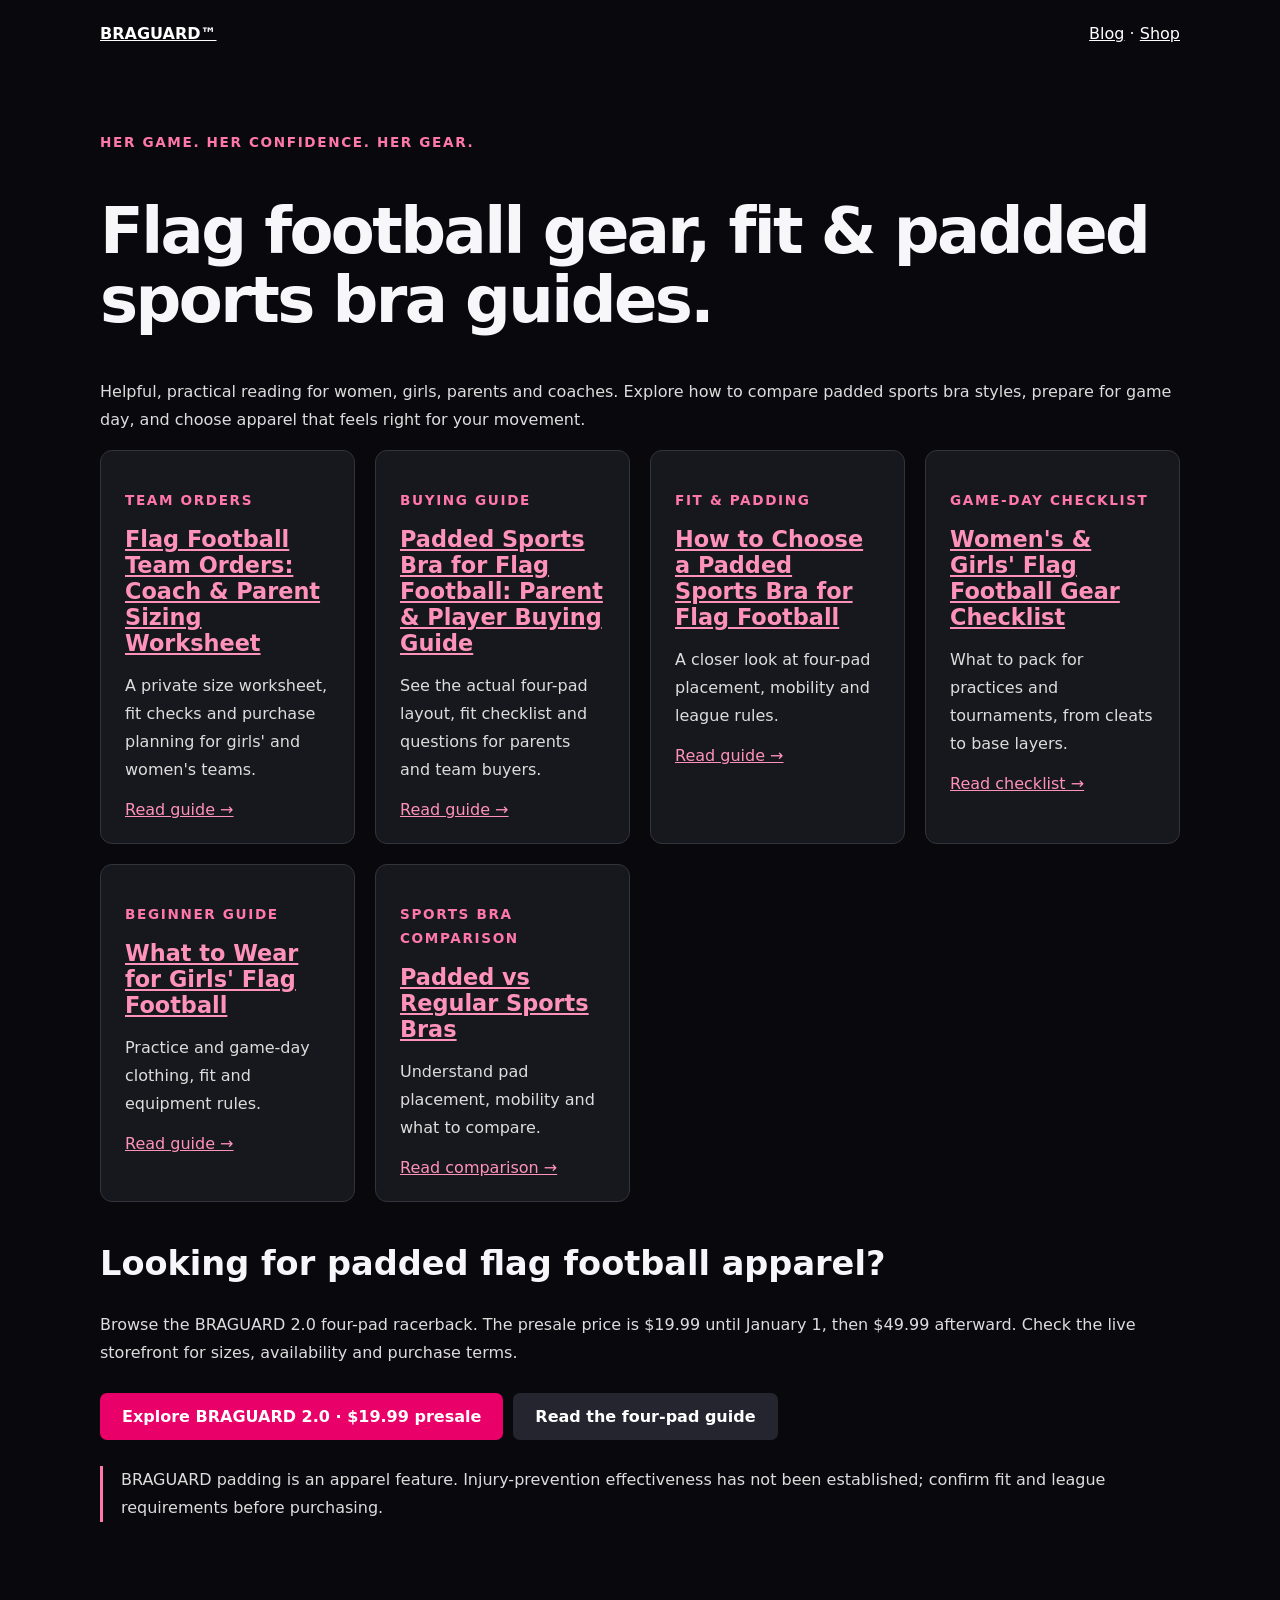
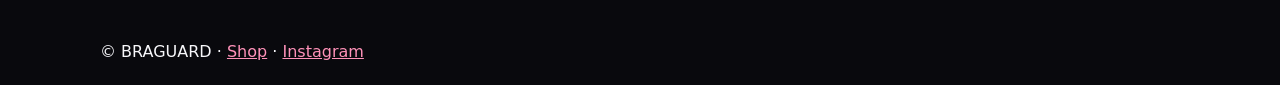
<file: blog/index.html>
<!doctype html><html lang="en"><head><meta charset="utf-8"><meta name="viewport" content="width=device-width,initial-scale=1"><title>BRAGUARD Blog | Flag Football Sports Bras, Gear & Fit</title><meta name="description" content="Original guides to padded sports bras, girls' and women's flag football gear, fit, and shopping tips."><meta name="robots" content="index,follow"><link rel="canonical" href="https://braguards.com/blog/"><meta property="og:type" content="article"><meta property="og:title" content="BRAGUARD Blog | Flag Football Sports Bras, Gear & Fit"><meta property="og:description" content="Original guides to padded sports bras, girls' and women's flag football gear, fit, and shopping tips."><meta property="og:url" content="https://braguards.com/blog/"><style>body{margin:0;background:#09090d;color:#f7f7fa;font-family:system-ui,-apple-system,sans-serif}header,main,footer{max-width:1080px;margin:auto;padding:24px}header{display:flex;justify-content:space-between;align-items:center;gap:16px}header a{color:#fff}main{padding-top:50px;padding-bottom:80px}h1{font-size:clamp(2.3rem,5vw,4.5rem);line-height:1.08;letter-spacing:-.04em}h2{font-size:clamp(1.5rem,3vw,2.1rem);margin-top:42px}p,li{line-height:1.75;color:#ddd}a{color:#ff92b9}.eyebrow{color:#ff77ab;text-transform:uppercase;letter-spacing:.12em;font-weight:800;font-size:.85rem}.cards{display:grid;grid-template-columns:repeat(auto-fit,minmax(240px,1fr));gap:20px}.card{background:#17171e;border:1px solid #33333c;padding:24px;border-radius:12px}.card h2{margin:8px 0;font-size:1.4rem}.cta{display:inline-block;background:#e90069;color:#fff;padding:14px 22px;border-radius:7px;text-decoration:none;font-weight:750;margin:10px 10px 10px 0}.secondary{background:#25252f}.note{border-left:3px solid #ff77ab;padding-left:18px}.breadcrumbs{font-size:.9rem}img{max-width:100%;height:auto;border-radius:12px}a:focus-visible{outline:3px solid white;outline-offset:3px}</style><script type="application/ld+json">{"@context":"https://schema.org","@type":"Blog","name":"BRAGUARD Flag Football Blog","url":"https://braguards.com/blog/","publisher":{"@type":"Organization","name":"BRAGUARD"}}</script></head><body><header><a href="/" aria-label="BRAGUARD home"><strong>BRAGUARD™</strong></a><nav><a href="/blog/">Blog</a> · <a href="/#shop">Shop</a></nav></header><main><p class="eyebrow">Her game. Her confidence. Her gear.</p><h1>Flag football gear, fit & padded sports bra guides.</h1><p>Helpful, practical reading for women, girls, parents and coaches. Explore how to compare padded sports bra styles, prepare for game day, and choose apparel that feels right for your movement.</p><div class="cards"><article class="card"><p class="eyebrow">Team orders</p><h2><a href="/blog/flag-football-team-orders-sizing-worksheet/">Flag Football Team Orders: Coach & Parent Sizing Worksheet</a></h2><p>A private size worksheet, fit checks and purchase planning for girls' and women's teams.</p><a href="/blog/flag-football-team-orders-sizing-worksheet/">Read guide →</a></article><article class="card"><p class="eyebrow">Buying guide</p><h2><a href="/blog/best-padded-sports-bras-for-flag-football/">Padded Sports Bra for Flag Football: Parent & Player Buying Guide</a></h2><p>See the actual four-pad layout, fit checklist and questions for parents and team buyers.</p><a href="/blog/best-padded-sports-bras-for-flag-football/">Read guide →</a></article><article class="card"><p class="eyebrow">Fit & padding</p><h2><a href="/flag-football-sports-bra.html">How to Choose a Padded Sports Bra for Flag Football</a></h2><p>A closer look at four-pad placement, mobility and league rules.</p><a href="/flag-football-sports-bra.html">Read guide →</a></article><article class="card"><p class="eyebrow">Game-day checklist</p><h2><a href="/womens-flag-football-gear.html">Women's & Girls' Flag Football Gear Checklist</a></h2><p>What to pack for practices and tournaments, from cleats to base layers.</p><a href="/womens-flag-football-gear.html">Read checklist →</a></article><article class="card"><p class="eyebrow">Beginner guide</p><h2><a href="/blog/what-to-wear-for-girls-flag-football/">What to Wear for Girls' Flag Football</a></h2><p>Practice and game-day clothing, fit and equipment rules.</p><a href="/blog/what-to-wear-for-girls-flag-football/">Read guide →</a></article><article class="card"><p class="eyebrow">Sports bra comparison</p><h2><a href="/blog/padded-vs-regular-sports-bra-flag-football/">Padded vs Regular Sports Bras</a></h2><p>Understand pad placement, mobility and what to compare.</p><a href="/blog/padded-vs-regular-sports-bra-flag-football/">Read comparison →</a></article></div><h2>Looking for padded flag football apparel?</h2><p>Browse the BRAGUARD 2.0 four-pad racerback. The presale price is $19.99 until January 1, then $49.99 afterward. Check the live storefront for sizes, availability and purchase terms.</p><a class="cta" href="/?utm_source=blog&utm_medium=internal&utm_campaign=blog_hub#shop">Explore BRAGUARD 2.0 · $19.99 presale</a><a class="cta secondary" href="/blog/best-padded-sports-bras-for-flag-football/">Read the four-pad guide</a><p class="note">BRAGUARD padding is an apparel feature. Injury-prevention effectiveness has not been established; confirm fit and league requirements before purchasing.</p></main><footer>© BRAGUARD · <a href="/">Shop</a> · <a href="https://www.instagram.com/braguards">Instagram</a></footer></body></html>
</file>
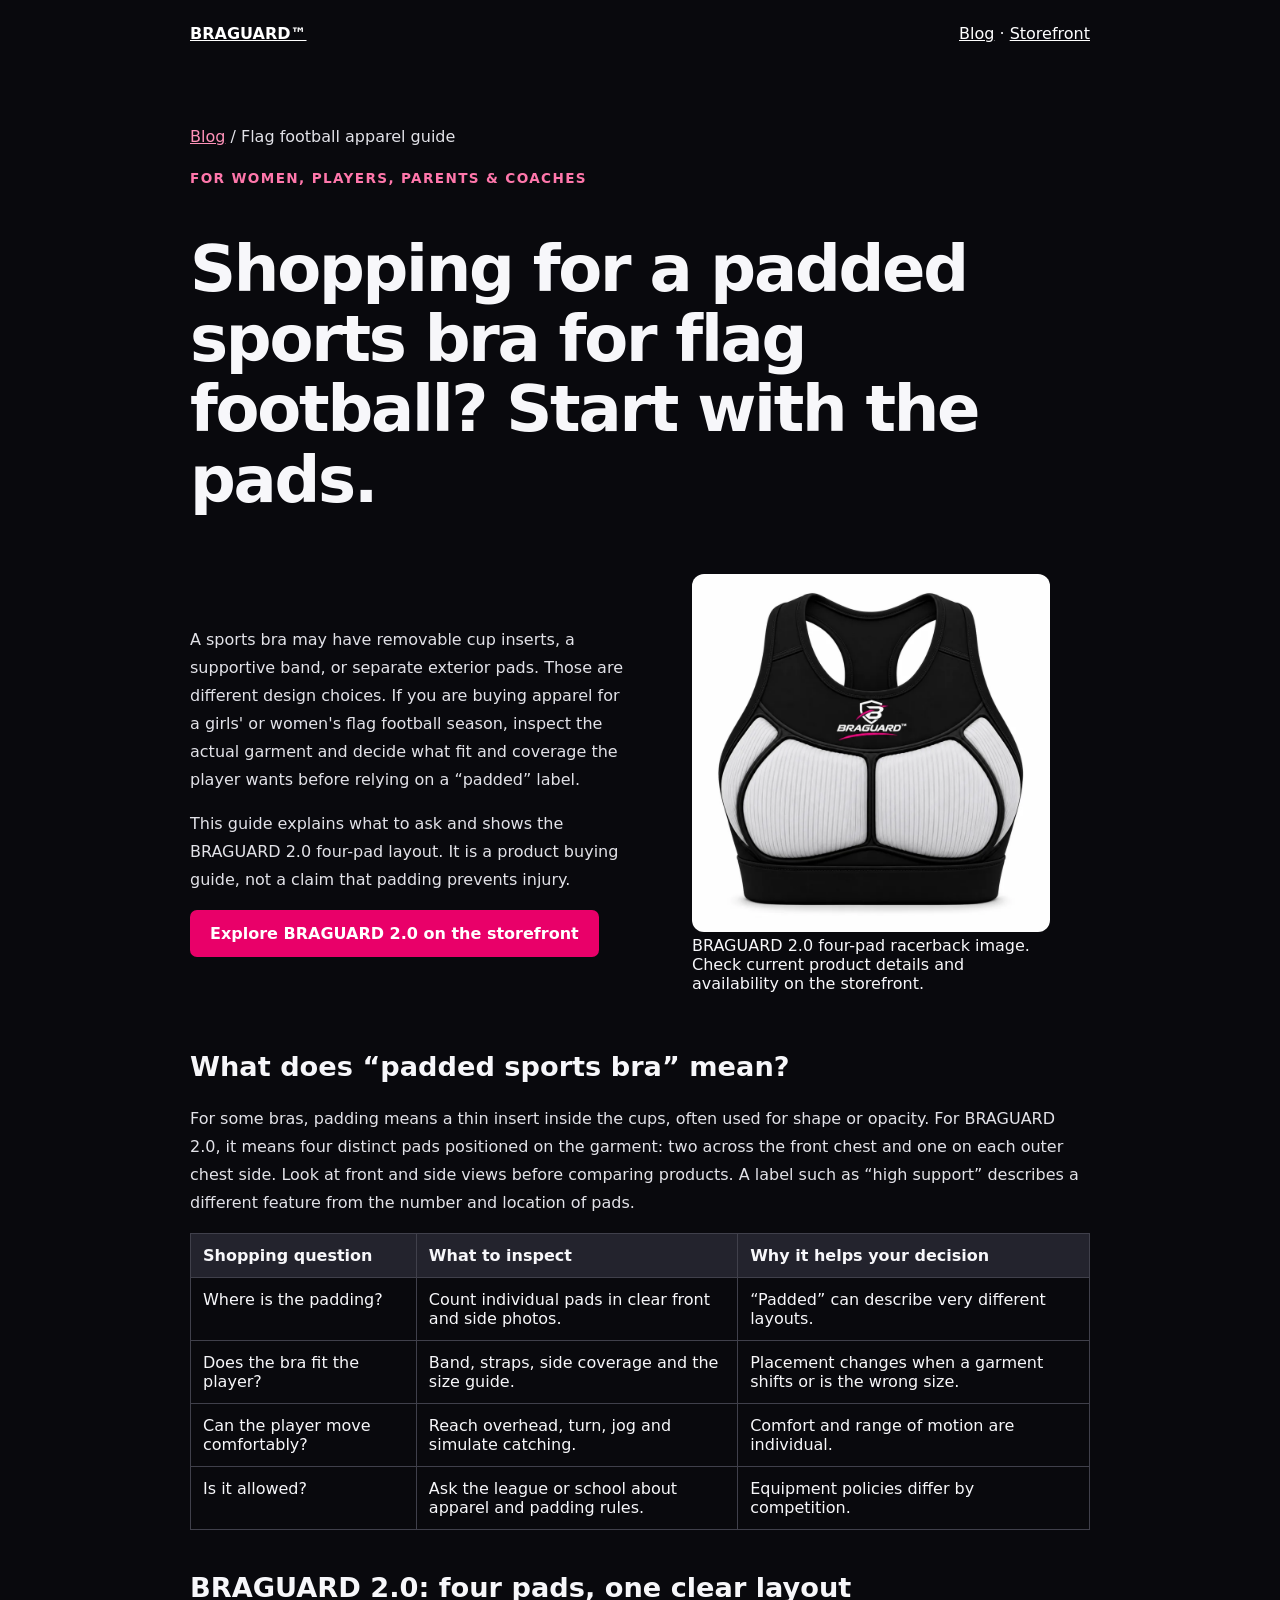
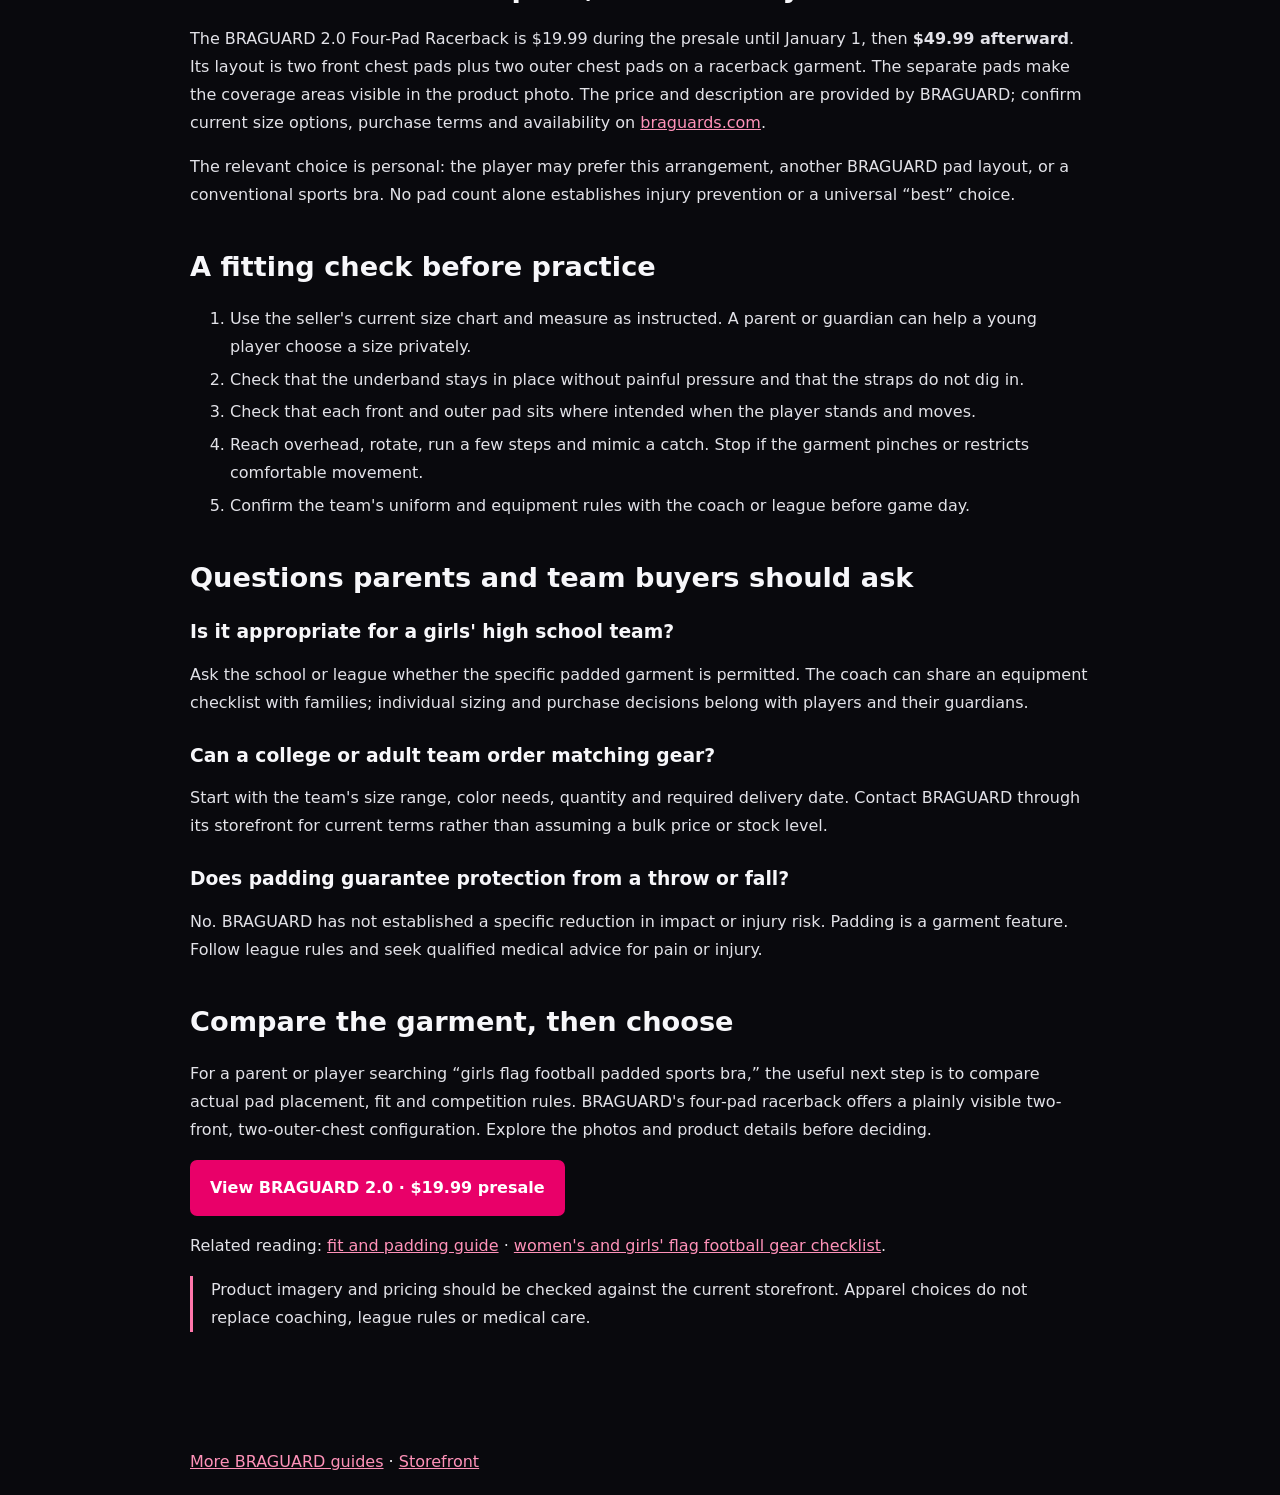
<file: blog/best-padded-sports-bras-for-flag-football/index.html>
<!doctype html>
<html lang="en"><head><meta charset="utf-8"><meta name="viewport" content="width=device-width,initial-scale=1">
<title>Padded Sports Bra for Flag Football: Parent & Player Buying Guide | BRAGUARD</title>
<meta name="description" content="Shopping for a padded sports bra for girls' or women's flag football? Compare actual chest pad placement, fit, league rules and BRAGUARD's four-pad racerback.">
<meta name="robots" content="index,follow"><link rel="canonical" href="https://braguards.com/blog/best-padded-sports-bras-for-flag-football/">
<meta property="og:type" content="article"><meta property="og:title" content="Padded Sports Bra for Flag Football: Parent & Player Buying Guide"><meta property="og:description" content="What parents and players should check: pad placement, fit, comfort and league rules."><meta property="og:url" content="https://braguards.com/blog/best-padded-sports-bras-for-flag-football/"><meta property="og:image" content="https://braguards.com/assets/prelaunch-2-0-black.webp">
<style>body{margin:0;background:#09090d;color:#f7f7fa;font-family:system-ui,-apple-system,sans-serif}header,main,footer{max-width:900px;margin:auto;padding:24px}header{display:flex;justify-content:space-between;gap:16px}a{color:#ff92b9}header a{color:white}main{padding-top:40px;padding-bottom:80px}h1{font-size:clamp(2.2rem,5vw,4rem);line-height:1.1;letter-spacing:-.035em}h2{margin-top:42px;font-size:1.7rem}h3{margin-top:28px}p,li{line-height:1.75;color:#e2e2e8}li{margin:.3em 0}.eyebrow{color:#ff77ab;text-transform:uppercase;letter-spacing:.1em;font-size:.85rem;font-weight:800}.hero{display:grid;grid-template-columns:1fr 1fr;gap:24px;align-items:center}.hero img{width:100%;height:auto;border-radius:12px;background:white}.cta{display:inline-block;background:#e90069;color:white;padding:14px 20px;border-radius:7px;text-decoration:none;font-weight:750}.table-wrap{overflow-x:auto}table{width:100%;border-collapse:collapse;min-width:570px}th,td{border:1px solid #40404b;text-align:left;padding:12px;vertical-align:top}th{background:#23232d}.note{border-left:3px solid #ff77ab;padding-left:18px}a:focus-visible{outline:3px solid white;outline-offset:3px}@media(max-width:700px){.hero{grid-template-columns:1fr}}</style>
<script type="application/ld+json">{"@context":"https://schema.org","@type":"Article","headline":"Padded Sports Bra for Flag Football: A Parent and Player Buying Guide","description":"Compare pad placement, fit, comfort and league rules when shopping for flag football apparel.","dateModified":"2026-11-12","author":{"@type":"Organization","name":"BRAGUARD"},"publisher":{"@type":"Organization","name":"BRAGUARD","url":"https://braguards.com/"},"image":"https://braguards.com/assets/prelaunch-2-0-black.webp","mainEntityOfPage":"https://braguards.com/blog/best-padded-sports-bras-for-flag-football/"}</script>
</head><body><header><a href="/" aria-label="BRAGUARD home"><strong>BRAGUARD™</strong></a><nav><a href="/blog/">Blog</a> · <a href="/#shop">Storefront</a></nav></header>
<main><p><a href="/blog/">Blog</a> / Flag football apparel guide</p><p class="eyebrow">For women, players, parents & coaches</p><h1>Shopping for a padded sports bra for flag football? Start with the pads.</h1>
<div class="hero"><div><p>A sports bra may have removable cup inserts, a supportive band, or separate exterior pads. Those are different design choices. If you are buying apparel for a girls' or women's flag football season, inspect the actual garment and decide what fit and coverage the player wants before relying on a “padded” label.</p><p>This guide explains what to ask and shows the BRAGUARD 2.0 four-pad layout. It is a product buying guide, not a claim that padding prevents injury.</p><a class="cta" href="/?utm_source=blog&utm_medium=internal&utm_campaign=flag_football_padded_bra_guide#shop">Explore BRAGUARD 2.0 on the storefront</a></div><figure><img src="/assets/prelaunch-2-0-black.webp" width="800" height="800" alt="Black BRAGUARD 2.0 racerback concept showing two front chest pads and two outer chest pads" loading="eager"><figcaption>BRAGUARD 2.0 four-pad racerback image. Check current product details and availability on the storefront.</figcaption></figure></div>
<h2>What does “padded sports bra” mean?</h2><p>For some bras, padding means a thin insert inside the cups, often used for shape or opacity. For BRAGUARD 2.0, it means four distinct pads positioned on the garment: two across the front chest and one on each outer chest side. Look at front and side views before comparing products. A label such as “high support” describes a different feature from the number and location of pads.</p>
<div class="table-wrap"><table><thead><tr><th>Shopping question</th><th>What to inspect</th><th>Why it helps your decision</th></tr></thead><tbody><tr><td>Where is the padding?</td><td>Count individual pads in clear front and side photos.</td><td>“Padded” can describe very different layouts.</td></tr><tr><td>Does the bra fit the player?</td><td>Band, straps, side coverage and the size guide.</td><td>Placement changes when a garment shifts or is the wrong size.</td></tr><tr><td>Can the player move comfortably?</td><td>Reach overhead, turn, jog and simulate catching.</td><td>Comfort and range of motion are individual.</td></tr><tr><td>Is it allowed?</td><td>Ask the league or school about apparel and padding rules.</td><td>Equipment policies differ by competition.</td></tr></tbody></table></div>
<h2>BRAGUARD 2.0: four pads, one clear layout</h2><p>The BRAGUARD 2.0 Four-Pad Racerback is $19.99 during the presale until January 1, then <strong>$49.99 afterward</strong>. Its layout is two front chest pads plus two outer chest pads on a racerback garment. The separate pads make the coverage areas visible in the product photo. The price and description are provided by BRAGUARD; confirm current size options, purchase terms and availability on <a href="https://braguards.com/?utm_source=blog&utm_medium=internal&utm_campaign=flag_football_padded_bra_guide">braguards.com</a>.</p><p>The relevant choice is personal: the player may prefer this arrangement, another BRAGUARD pad layout, or a conventional sports bra. No pad count alone establishes injury prevention or a universal “best” choice.</p>
<h2>A fitting check before practice</h2><ol><li>Use the seller's current size chart and measure as instructed. A parent or guardian can help a young player choose a size privately.</li><li>Check that the underband stays in place without painful pressure and that the straps do not dig in.</li><li>Check that each front and outer pad sits where intended when the player stands and moves.</li><li>Reach overhead, rotate, run a few steps and mimic a catch. Stop if the garment pinches or restricts comfortable movement.</li><li>Confirm the team's uniform and equipment rules with the coach or league before game day.</li></ol>
<h2>Questions parents and team buyers should ask</h2><h3>Is it appropriate for a girls' high school team?</h3><p>Ask the school or league whether the specific padded garment is permitted. The coach can share an equipment checklist with families; individual sizing and purchase decisions belong with players and their guardians.</p><h3>Can a college or adult team order matching gear?</h3><p>Start with the team's size range, color needs, quantity and required delivery date. Contact BRAGUARD through its storefront for current terms rather than assuming a bulk price or stock level.</p><h3>Does padding guarantee protection from a throw or fall?</h3><p>No. BRAGUARD has not established a specific reduction in impact or injury risk. Padding is a garment feature. Follow league rules and seek qualified medical advice for pain or injury.</p>
<h2>Compare the garment, then choose</h2><p>For a parent or player searching “girls flag football padded sports bra,” the useful next step is to compare actual pad placement, fit and competition rules. BRAGUARD's four-pad racerback offers a plainly visible two-front, two-outer-chest configuration. Explore the photos and product details before deciding.</p><p><a class="cta" href="/?utm_source=blog&utm_medium=internal&utm_campaign=flag_football_padded_bra_guide#shop">View BRAGUARD 2.0 · $19.99 presale</a></p><p>Related reading: <a href="/flag-football-sports-bra.html">fit and padding guide</a> · <a href="/womens-flag-football-gear.html">women's and girls' flag football gear checklist</a>.</p><p class="note">Product imagery and pricing should be checked against the current storefront. Apparel choices do not replace coaching, league rules or medical care.</p></main><footer><a href="/blog/">More BRAGUARD guides</a> · <a href="/">Storefront</a></footer></body></html>
</file>
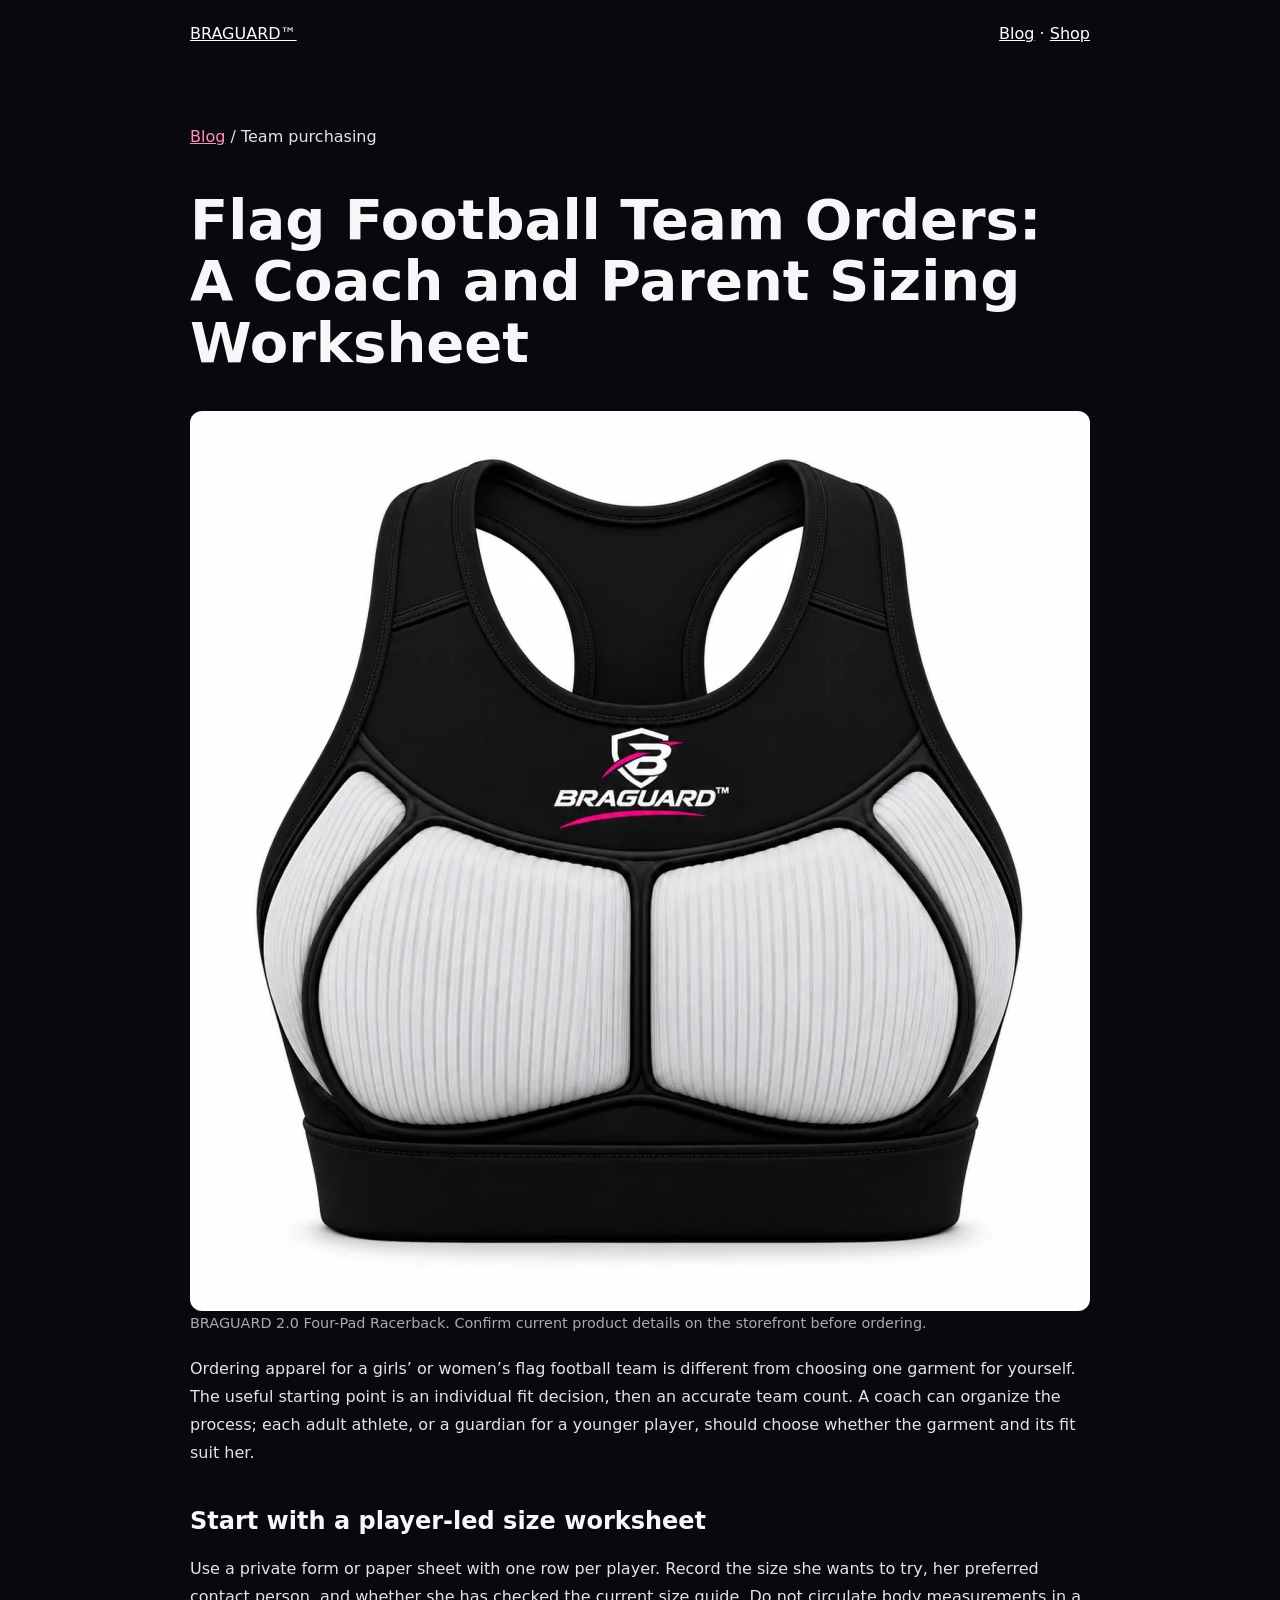
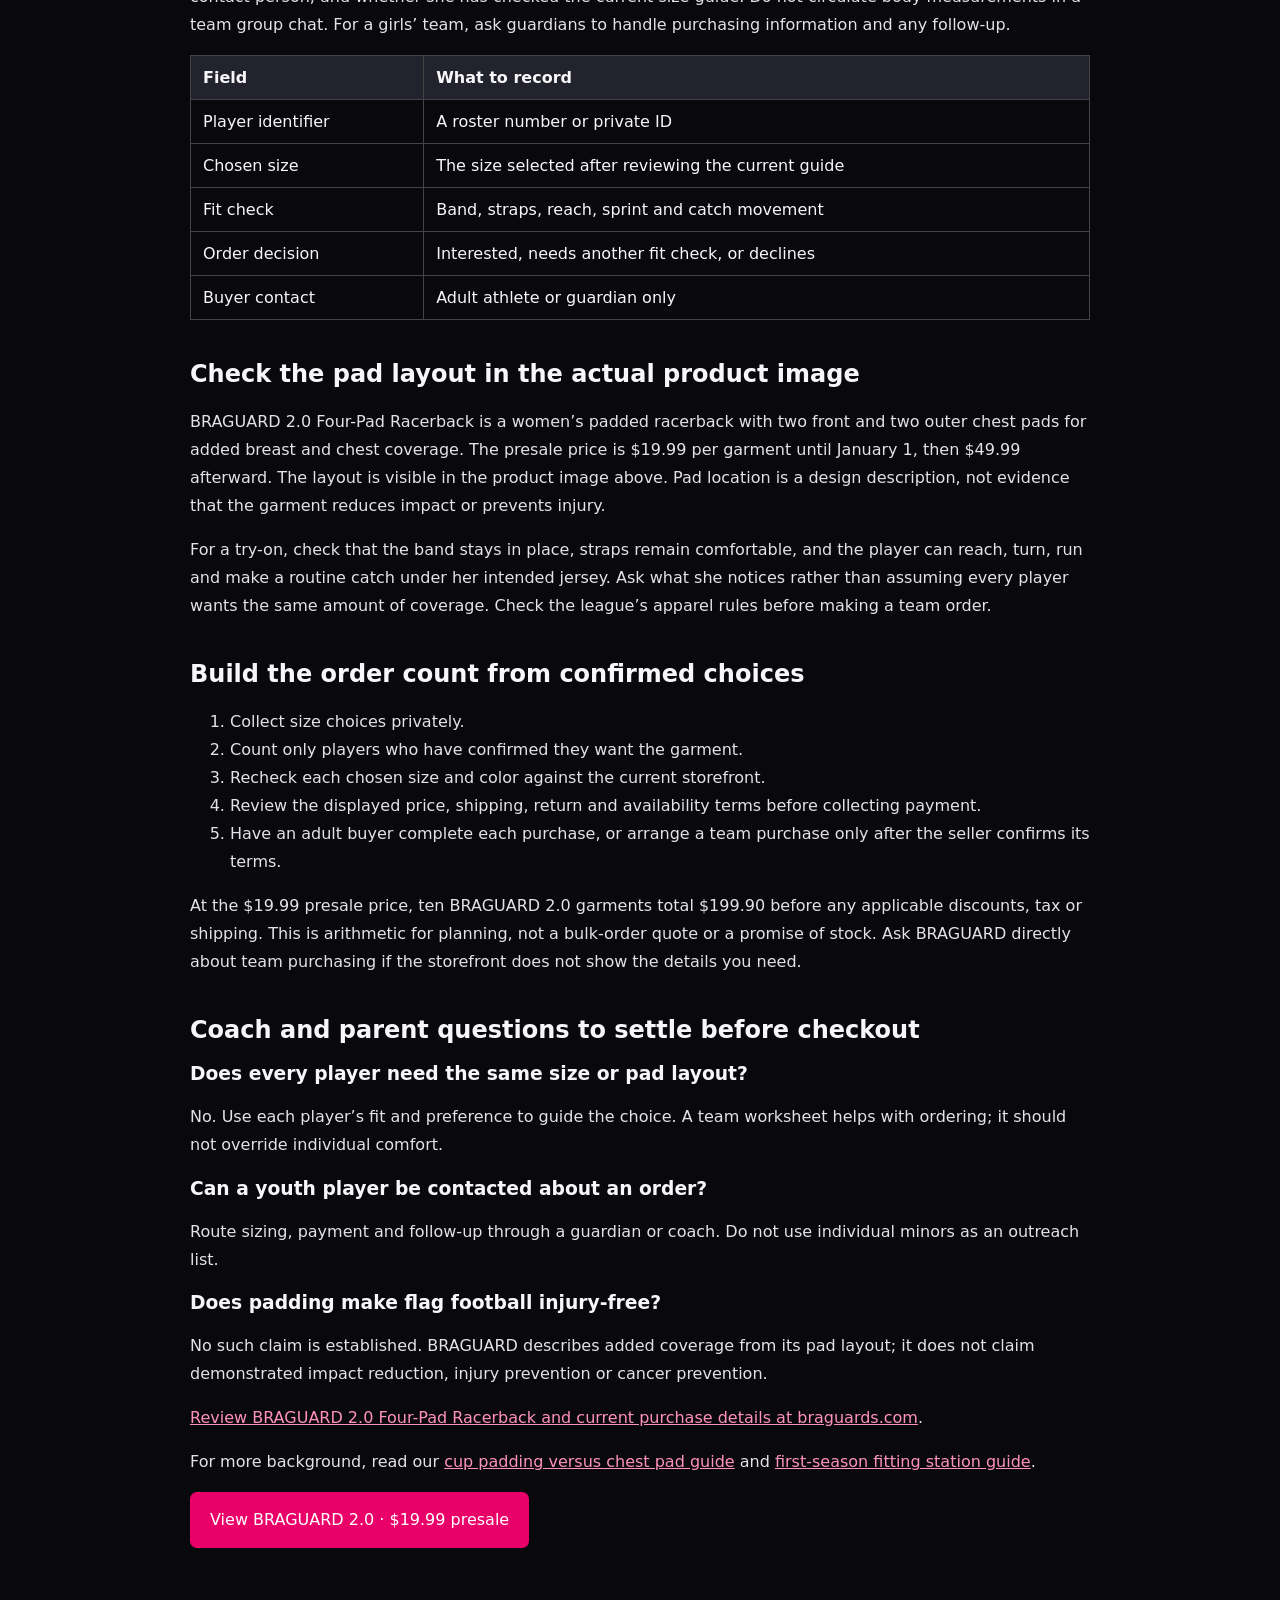
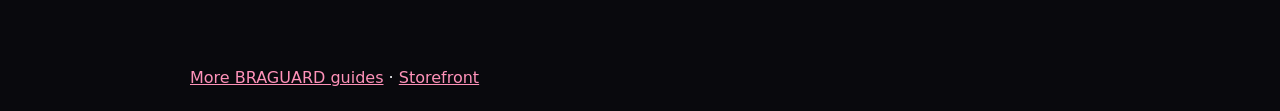
<file: blog/flag-football-team-orders-sizing-worksheet/index.html>
<!doctype html><html lang="en"><head><meta charset="utf-8"><meta name="viewport" content="width=device-width,initial-scale=1"><title>Flag Football Team Orders: Coach & Parent Sizing Worksheet | BRAGUARD</title><meta name="description" content="Plan a girls' or women's flag football team order with a private size worksheet, fit checks, and BRAGUARD's four-pad racerback details."><link rel="canonical" href="https://braguards.com/blog/flag-football-team-orders-sizing-worksheet/"><meta name="robots" content="index,follow"><meta property="og:type" content="article"><meta property="og:title" content="Flag Football Team Orders: A Coach and Parent Sizing Worksheet"><meta property="og:url" content="https://braguards.com/blog/flag-football-team-orders-sizing-worksheet/"><style>body{margin:0;background:#09090d;color:#f7f7fa;font-family:system-ui,-apple-system,sans-serif}header,main,footer{max-width:900px;margin:auto;padding:24px}header{display:flex;justify-content:space-between;gap:16px}a{color:#ff92b9}header a{color:#fff}main{padding-top:40px;padding-bottom:80px}h1{font-size:clamp(2.2rem,5vw,3.5rem);line-height:1.1}h2{margin-top:40px}p,li{line-height:1.75;color:#e2e2e8}img{max-width:100%;height:auto;border-radius:12px}table{border-collapse:collapse;width:100%}td,th{border:1px solid #444;padding:12px;text-align:left}th{background:#23232d}figure{margin:24px 0}figcaption{color:#aaa;font-size:.9rem}.cta{display:inline-block;background:#e90069;color:white;padding:14px 20px;border-radius:7px;text-decoration:none}a:focus-visible{outline:3px solid white;outline-offset:3px}</style><script type="application/ld+json">{"@context":"https://schema.org","@type":"Article","headline":"Flag Football Team Orders: A Coach and Parent Sizing Worksheet","datePublished":"2026-11-12","author":{"@type":"Organization","name":"BRAGUARD"},"publisher":{"@type":"Organization","name":"BRAGUARD","url":"https://braguards.com/"},"mainEntityOfPage":"https://braguards.com/blog/flag-football-team-orders-sizing-worksheet/"}</script></head><body><header><a href="/">BRAGUARD™</a><nav><a href="/blog/">Blog</a> · <a href="/#shop">Shop</a></nav></header><main><p><a href="/blog/">Blog</a> / Team purchasing</p><h1>Flag Football Team Orders: A Coach and Parent Sizing Worksheet</h1><figure class="wp-block-image"><img src="/assets/prelaunch-2-0-black.webp" alt="BRAGUARD 2.0 Four-Pad Racerback showing two front and two outer chest pads" /><figcaption>BRAGUARD 2.0 Four-Pad Racerback. Confirm current product details on the storefront before ordering.</figcaption></figure>
<p>Ordering apparel for a girls’ or women’s flag football team is different from choosing one garment for yourself. The useful starting point is an individual fit decision, then an accurate team count. A coach can organize the process; each adult athlete, or a guardian for a younger player, should choose whether the garment and its fit suit her.</p>
<h2>Start with a player-led size worksheet</h2>
<p>Use a private form or paper sheet with one row per player. Record the size she wants to try, her preferred contact person, and whether she has checked the current size guide. Do not circulate body measurements in a team group chat. For a girls’ team, ask guardians to handle purchasing information and any follow-up.</p>
<table>
<thead>
<tr>
<th>Field</th>
<th>What to record</th>
</tr>
</thead>
<tbody>
<tr>
<td>Player identifier</td>
<td>A roster number or private ID</td>
</tr>
<tr>
<td>Chosen size</td>
<td>The size selected after reviewing the current guide</td>
</tr>
<tr>
<td>Fit check</td>
<td>Band, straps, reach, sprint and catch movement</td>
</tr>
<tr>
<td>Order decision</td>
<td>Interested, needs another fit check, or declines</td>
</tr>
<tr>
<td>Buyer contact</td>
<td>Adult athlete or guardian only</td>
</tr>
</tbody>
</table>
<h2>Check the pad layout in the actual product image</h2>
<p>BRAGUARD 2.0 Four-Pad Racerback is a women’s padded racerback with two front and two outer chest pads for added breast and chest coverage. The presale price is $19.99 per garment until January 1, then $49.99 afterward. The layout is visible in the product image above. Pad location is a design description, not evidence that the garment reduces impact or prevents injury.</p>
<p>For a try-on, check that the band stays in place, straps remain comfortable, and the player can reach, turn, run and make a routine catch under her intended jersey. Ask what she notices rather than assuming every player wants the same amount of coverage. Check the league’s apparel rules before making a team order.</p>
<h2>Build the order count from confirmed choices</h2>
<ol>
<li>Collect size choices privately.</li>
<li>Count only players who have confirmed they want the garment.</li>
<li>Recheck each chosen size and color against the current storefront.</li>
<li>Review the displayed price, shipping, return and availability terms before collecting payment.</li>
<li>Have an adult buyer complete each purchase, or arrange a team purchase only after the seller confirms its terms.</li>
</ol>
<p>At the $19.99 presale price, ten BRAGUARD 2.0 garments total $199.90 before any applicable discounts, tax or shipping. This is arithmetic for planning, not a bulk-order quote or a promise of stock. Ask BRAGUARD directly about team purchasing if the storefront does not show the details you need.</p>
<h2>Coach and parent questions to settle before checkout</h2>
<h3>Does every player need the same size or pad layout?</h3>
<p>No. Use each player’s fit and preference to guide the choice. A team worksheet helps with ordering; it should not override individual comfort.</p>
<h3>Can a youth player be contacted about an order?</h3>
<p>Route sizing, payment and follow-up through a guardian or coach. Do not use individual minors as an outreach list.</p>
<h3>Does padding make flag football injury-free?</h3>
<p>No such claim is established. BRAGUARD describes added coverage from its pad layout; it does not claim demonstrated impact reduction, injury prevention or cancer prevention.</p>
<p><a href="https://braguards.com/?utm_source=blog&amp;utm_medium=internal&amp;utm_campaign=team_order_sizing_worksheet">Review BRAGUARD 2.0 Four-Pad Racerback and current purchase details at braguards.com</a>.</p>
<p>For more background, read our <a href="https://braguards.wordpress.com/2026/11/11/padded-sports-bra-flag-football-cups-vs-chest-pads/">cup padding versus chest pad guide</a> and <a href="https://braguards.wordpress.com/2026/11/09/tucson-phoenix-girls-flag-football-fitting-station/">first-season fitting station guide</a>.</p>
<p><a class="cta" href="/?utm_source=blog&amp;utm_medium=internal&amp;utm_campaign=team_order_sizing_worksheet#shop">View BRAGUARD 2.0 · $19.99 presale</a></p></main><footer><a href="/blog/">More BRAGUARD guides</a> · <a href="/">Storefront</a></footer></body></html>
</file>
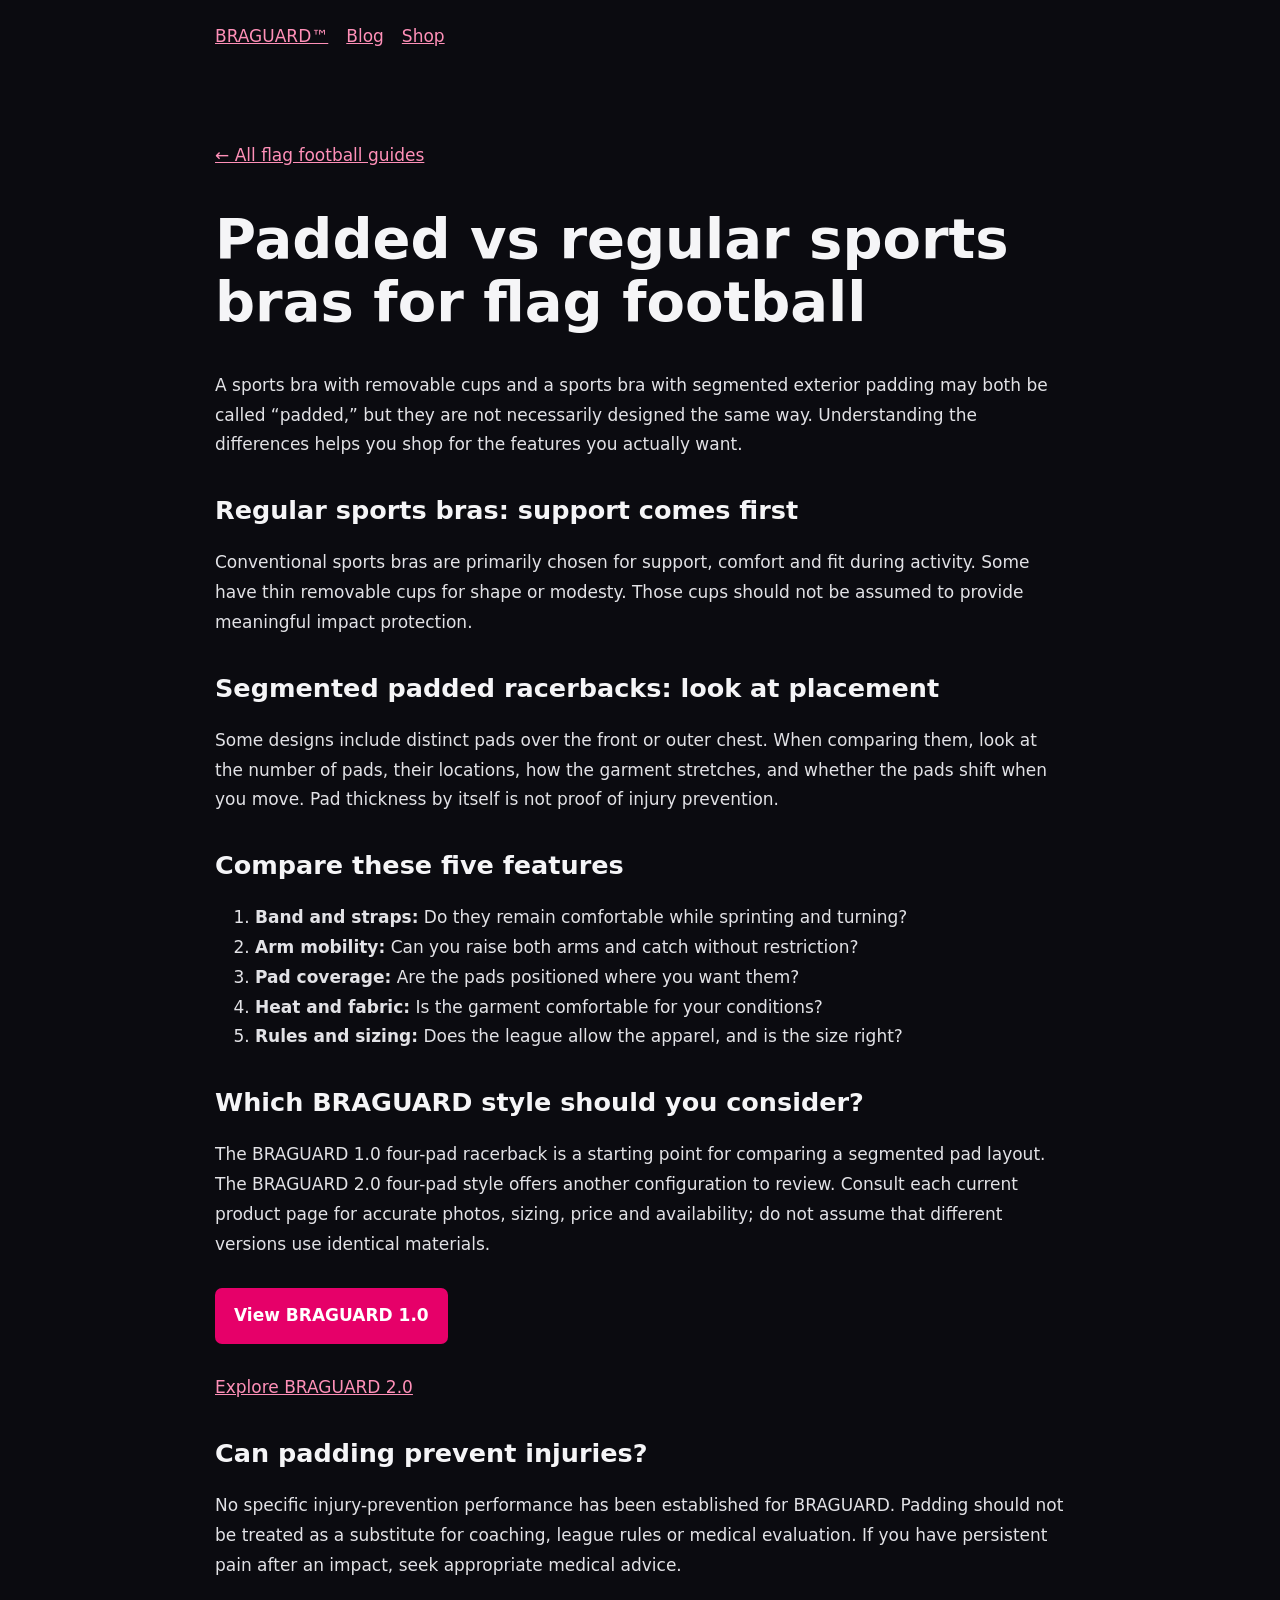
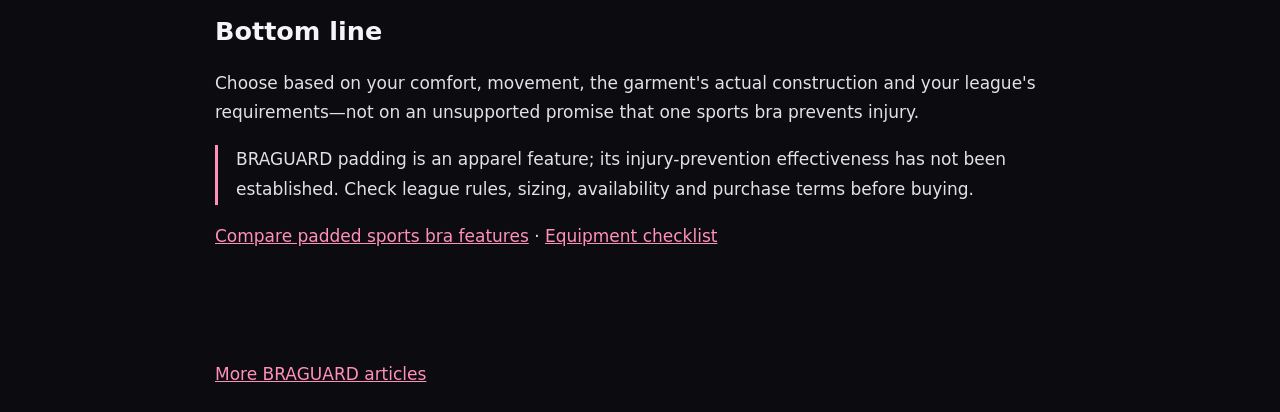
<file: blog/padded-vs-regular-sports-bra-flag-football/index.html>
<!doctype html><html lang="en"><head><meta charset="utf-8"><meta name="viewport" content="width=device-width,initial-scale=1"><title>Padded vs Regular Sports Bras for Flag Football: Key Differences | BRAGUARD</title><meta name="description" content="Compare regular and segmented-padded sports bras for flag football, including fit, comfort, mobility and padding placement."><meta name="robots" content="index,follow"><link rel="canonical" href="https://braguards.com/blog/padded-vs-regular-sports-bra-flag-football/"><meta property="og:type" content="article"><meta property="og:title" content="Padded vs Regular Sports Bras for Flag Football: Key Differences"><meta property="og:description" content="Compare regular and segmented-padded sports bras for flag football, including fit, comfort, mobility and padding placement."><style>body{background:#0b0b10;color:#f5f5f7;font:17px/1.75 system-ui,sans-serif;margin:0}header,main,footer{max-width:850px;margin:auto;padding:22px}main{padding-top:50px;padding-bottom:70px}h1{font-size:clamp(2rem,5vw,3.5rem);line-height:1.12}h2{margin-top:2.2rem;line-height:1.25}a{color:#ff90b8}p,li{color:#e2e2e6}nav a{margin-right:18px}.cta{display:inline-block;background:#e60069;color:white;font-weight:700;text-decoration:none;padding:13px 19px;border-radius:7px;margin:12px 0}.note{border-left:3px solid #ff90b8;padding-left:18px}</style><script type="application/ld+json">{"@context":"https://schema.org","@type":"Article","headline":"Padded vs Regular Sports Bras for Flag Football: Key Differences","author":{"@type":"Organization","name":"BRAGUARD"},"publisher":{"@type":"Organization","name":"BRAGUARD"},"mainEntityOfPage":"https://braguards.com/blog/padded-vs-regular-sports-bra-flag-football/"}</script></head><body><header><nav><a href="/">BRAGUARD™</a><a href="/blog/">Blog</a><a href="/#shop">Shop</a></nav></header><main><p><a href="/blog/">← All flag football guides</a></p><h1>Padded vs regular sports bras for flag football</h1><p>A sports bra with removable cups and a sports bra with segmented exterior padding may both be called “padded,” but they are not necessarily designed the same way. Understanding the differences helps you shop for the features you actually want.</p><h2>Regular sports bras: support comes first</h2><p>Conventional sports bras are primarily chosen for support, comfort and fit during activity. Some have thin removable cups for shape or modesty. Those cups should not be assumed to provide meaningful impact protection.</p><h2>Segmented padded racerbacks: look at placement</h2><p>Some designs include distinct pads over the front or outer chest. When comparing them, look at the number of pads, their locations, how the garment stretches, and whether the pads shift when you move. Pad thickness by itself is not proof of injury prevention.</p><h2>Compare these five features</h2><ol><li><strong>Band and straps:</strong> Do they remain comfortable while sprinting and turning?</li><li><strong>Arm mobility:</strong> Can you raise both arms and catch without restriction?</li><li><strong>Pad coverage:</strong> Are the pads positioned where you want them?</li><li><strong>Heat and fabric:</strong> Is the garment comfortable for your conditions?</li><li><strong>Rules and sizing:</strong> Does the league allow the apparel, and is the size right?</li></ol><h2>Which BRAGUARD style should you consider?</h2><p>The BRAGUARD 1.0 four-pad racerback is a starting point for comparing a segmented pad layout. The BRAGUARD 2.0 four-pad style offers another configuration to review. Consult each current product page for accurate photos, sizing, price and availability; do not assume that different versions use identical materials.</p><a class="cta" href="/?utm_source=blog&utm_medium=internal&utm_campaign=padded_vs_regular#racerback">View BRAGUARD 1.0</a><p><a href="/?utm_source=blog&utm_medium=internal&utm_campaign=padded_vs_regular#preorder">Explore BRAGUARD 2.0</a></p><h2>Can padding prevent injuries?</h2><p>No specific injury-prevention performance has been established for BRAGUARD. Padding should not be treated as a substitute for coaching, league rules or medical evaluation. If you have persistent pain after an impact, seek appropriate medical advice.</p><h2>Bottom line</h2><p>Choose based on your comfort, movement, the garment's actual construction and your league's requirements—not on an unsupported promise that one sports bra prevents injury.</p><p class="note">BRAGUARD padding is an apparel feature; its injury-prevention effectiveness has not been established. Check league rules, sizing, availability and purchase terms before buying.</p><p><a href="/blog/best-padded-sports-bras-for-flag-football/">Compare padded sports bra features</a> · <a href="/womens-flag-football-gear.html">Equipment checklist</a></p></main><footer><a href="/blog/">More BRAGUARD articles</a></footer></body></html>
</file>
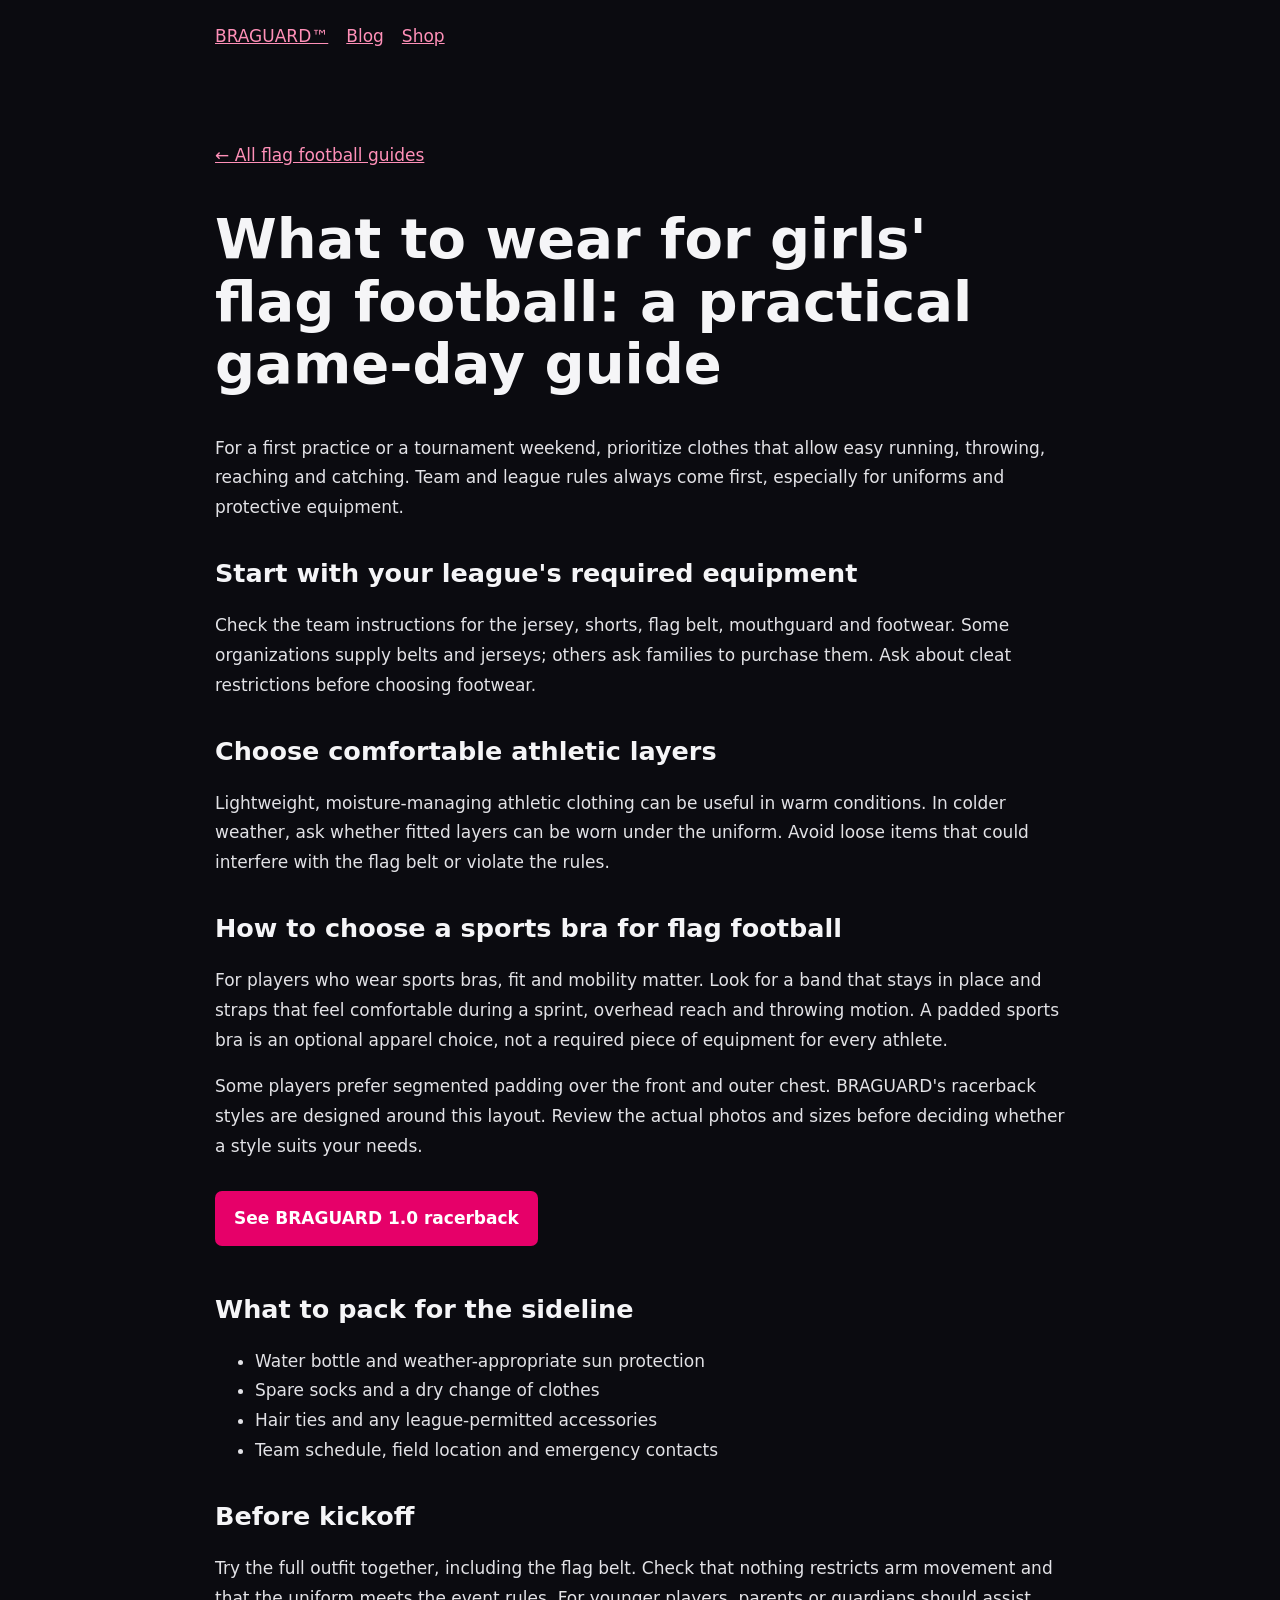
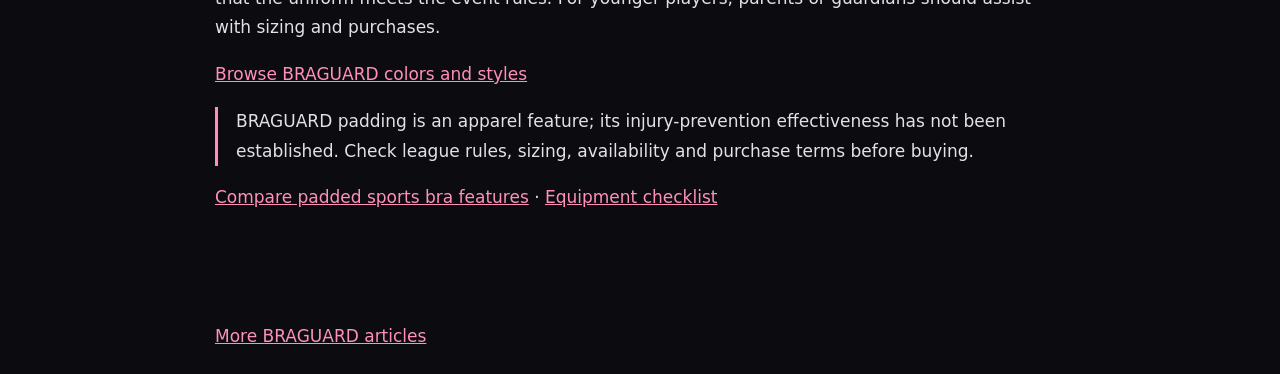
<file: blog/what-to-wear-for-girls-flag-football/index.html>
<!doctype html><html lang="en"><head><meta charset="utf-8"><meta name="viewport" content="width=device-width,initial-scale=1"><title>What to Wear for Girls' Flag Football: Practice and Game-Day Guide | BRAGUARD</title><meta name="description" content="A practical girls' flag football clothing guide covering cleats, layers, sports bra fit, flags, weather and league equipment rules."><meta name="robots" content="index,follow"><link rel="canonical" href="https://braguards.com/blog/what-to-wear-for-girls-flag-football/"><meta property="og:type" content="article"><meta property="og:title" content="What to Wear for Girls' Flag Football: Practice and Game-Day Guide"><meta property="og:description" content="A practical girls' flag football clothing guide covering cleats, layers, sports bra fit, flags, weather and league equipment rules."><style>body{background:#0b0b10;color:#f5f5f7;font:17px/1.75 system-ui,sans-serif;margin:0}header,main,footer{max-width:850px;margin:auto;padding:22px}main{padding-top:50px;padding-bottom:70px}h1{font-size:clamp(2rem,5vw,3.5rem);line-height:1.12}h2{margin-top:2.2rem;line-height:1.25}a{color:#ff90b8}p,li{color:#e2e2e6}nav a{margin-right:18px}.cta{display:inline-block;background:#e60069;color:white;font-weight:700;text-decoration:none;padding:13px 19px;border-radius:7px;margin:12px 0}.note{border-left:3px solid #ff90b8;padding-left:18px}</style><script type="application/ld+json">{"@context":"https://schema.org","@type":"Article","headline":"What to Wear for Girls' Flag Football: Practice and Game-Day Guide","author":{"@type":"Organization","name":"BRAGUARD"},"publisher":{"@type":"Organization","name":"BRAGUARD"},"mainEntityOfPage":"https://braguards.com/blog/what-to-wear-for-girls-flag-football/"}</script></head><body><header><nav><a href="/">BRAGUARD™</a><a href="/blog/">Blog</a><a href="/#shop">Shop</a></nav></header><main><p><a href="/blog/">← All flag football guides</a></p><h1>What to wear for girls' flag football: a practical game-day guide</h1><p>For a first practice or a tournament weekend, prioritize clothes that allow easy running, throwing, reaching and catching. Team and league rules always come first, especially for uniforms and protective equipment.</p><h2>Start with your league's required equipment</h2><p>Check the team instructions for the jersey, shorts, flag belt, mouthguard and footwear. Some organizations supply belts and jerseys; others ask families to purchase them. Ask about cleat restrictions before choosing footwear.</p><h2>Choose comfortable athletic layers</h2><p>Lightweight, moisture-managing athletic clothing can be useful in warm conditions. In colder weather, ask whether fitted layers can be worn under the uniform. Avoid loose items that could interfere with the flag belt or violate the rules.</p><h2>How to choose a sports bra for flag football</h2><p>For players who wear sports bras, fit and mobility matter. Look for a band that stays in place and straps that feel comfortable during a sprint, overhead reach and throwing motion. A padded sports bra is an optional apparel choice, not a required piece of equipment for every athlete.</p><p>Some players prefer segmented padding over the front and outer chest. BRAGUARD's racerback styles are designed around this layout. Review the actual photos and sizes before deciding whether a style suits your needs.</p><a class="cta" href="/?utm_source=blog&utm_medium=internal&utm_campaign=what_to_wear#racerback">See BRAGUARD 1.0 racerback</a><h2>What to pack for the sideline</h2><ul><li>Water bottle and weather-appropriate sun protection</li><li>Spare socks and a dry change of clothes</li><li>Hair ties and any league-permitted accessories</li><li>Team schedule, field location and emergency contacts</li></ul><h2>Before kickoff</h2><p>Try the full outfit together, including the flag belt. Check that nothing restricts arm movement and that the uniform meets the event rules. For younger players, parents or guardians should assist with sizing and purchases.</p><p><a href="/?utm_source=blog&utm_medium=internal&utm_campaign=what_to_wear#shop">Browse BRAGUARD colors and styles</a></p><p class="note">BRAGUARD padding is an apparel feature; its injury-prevention effectiveness has not been established. Check league rules, sizing, availability and purchase terms before buying.</p><p><a href="/blog/best-padded-sports-bras-for-flag-football/">Compare padded sports bra features</a> · <a href="/womens-flag-football-gear.html">Equipment checklist</a></p></main><footer><a href="/blog/">More BRAGUARD articles</a></footer></body></html>
</file>
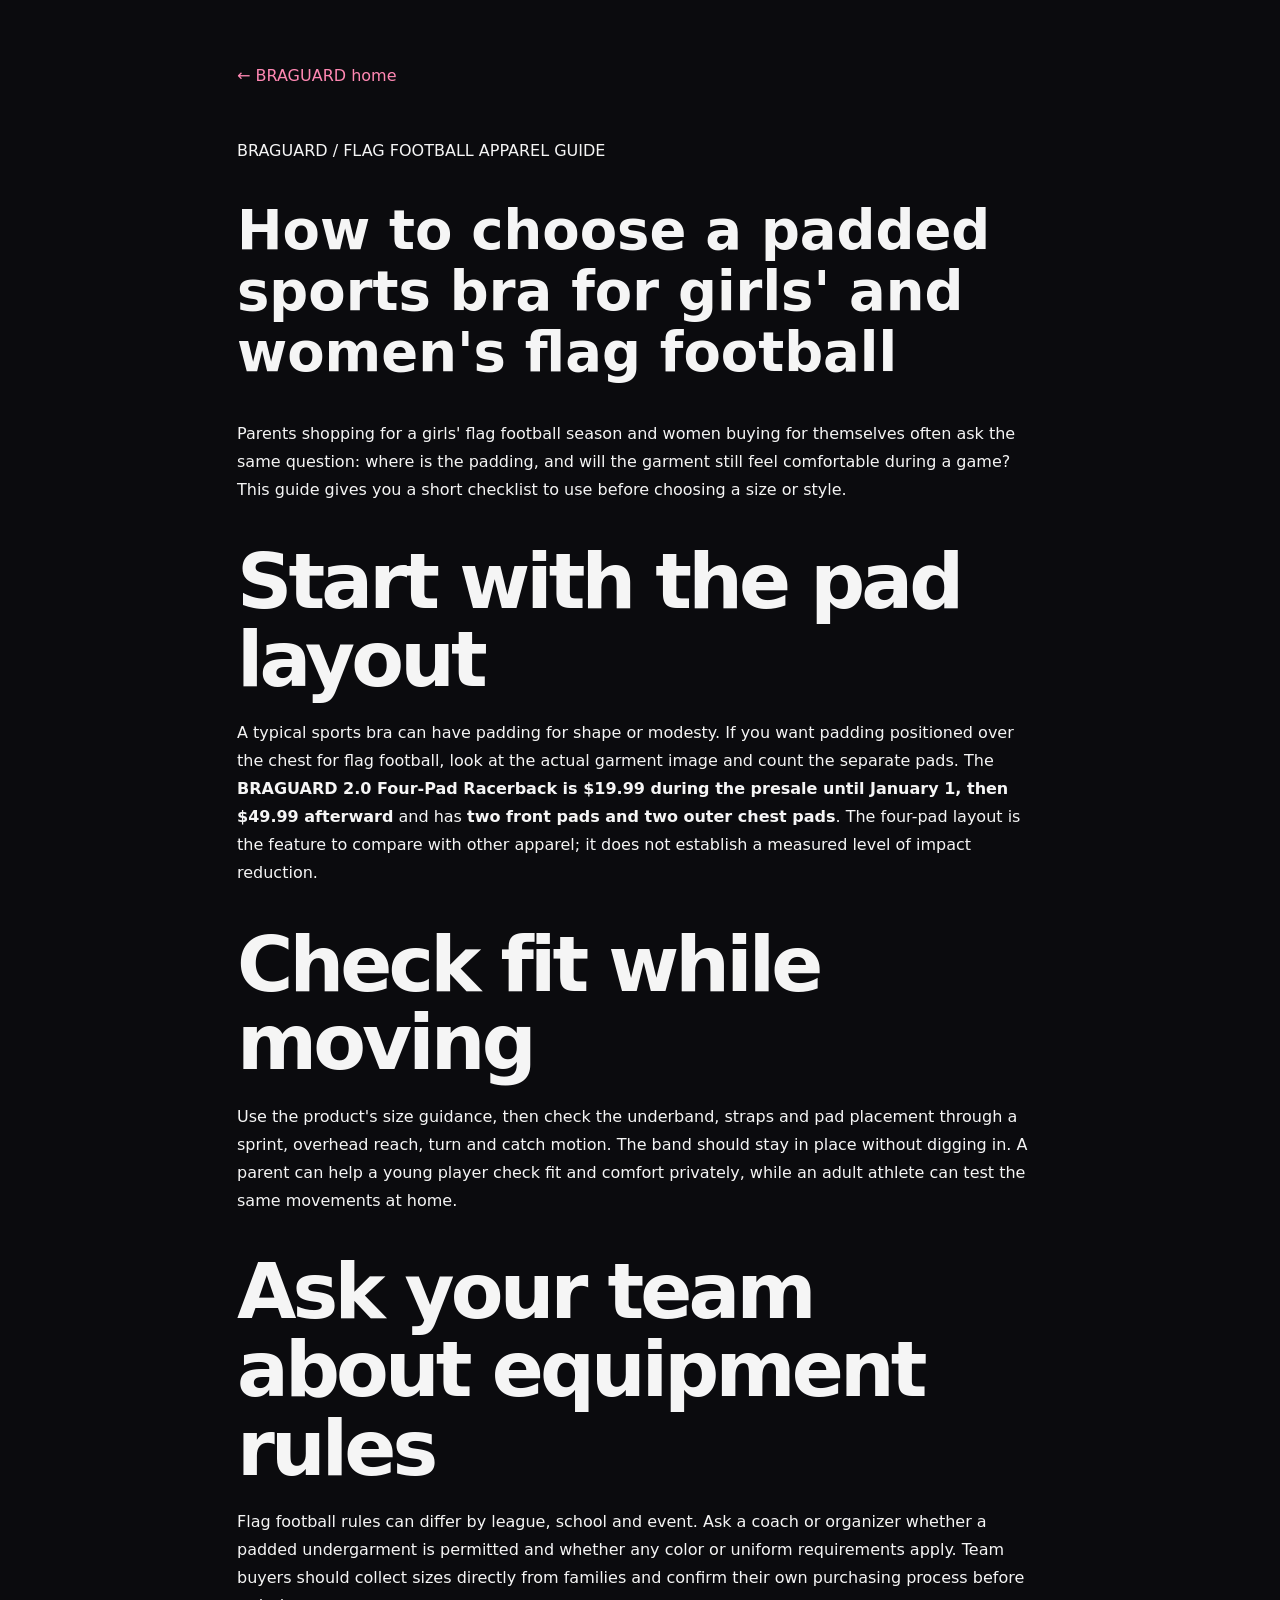
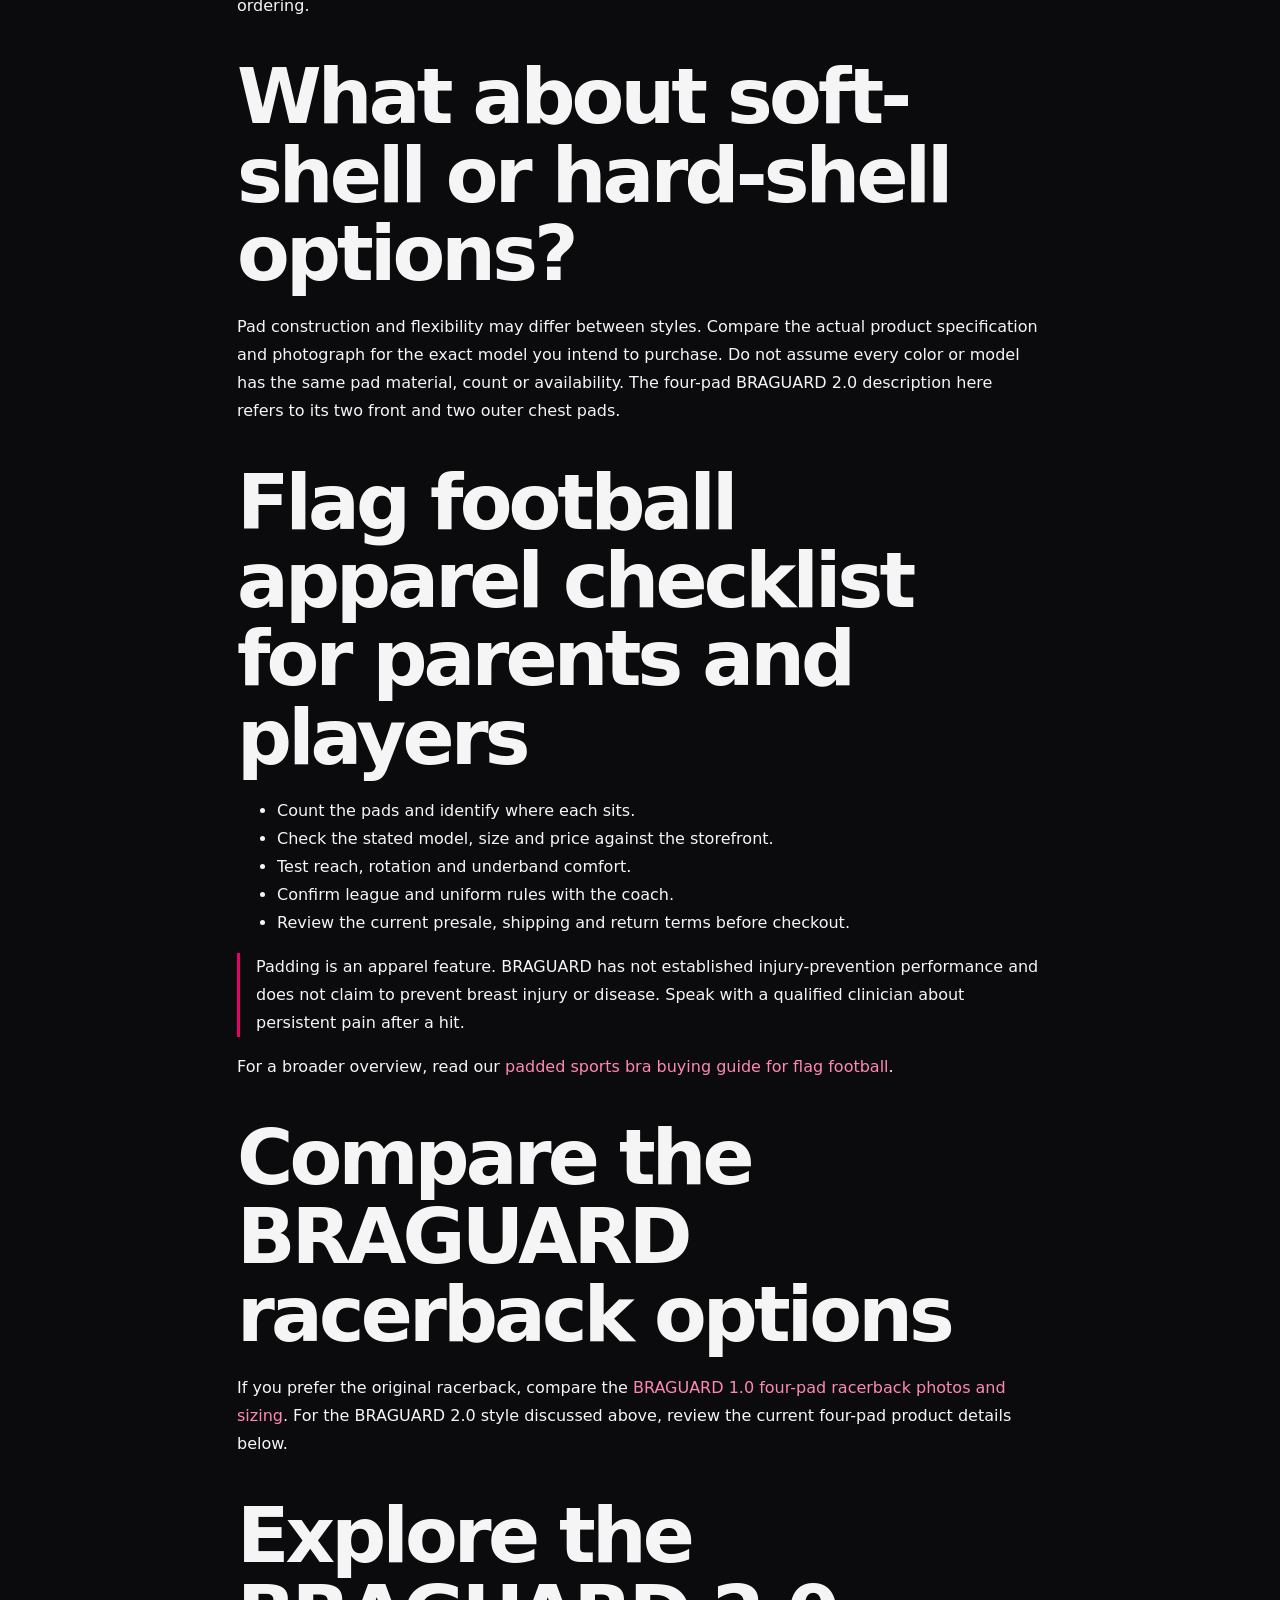
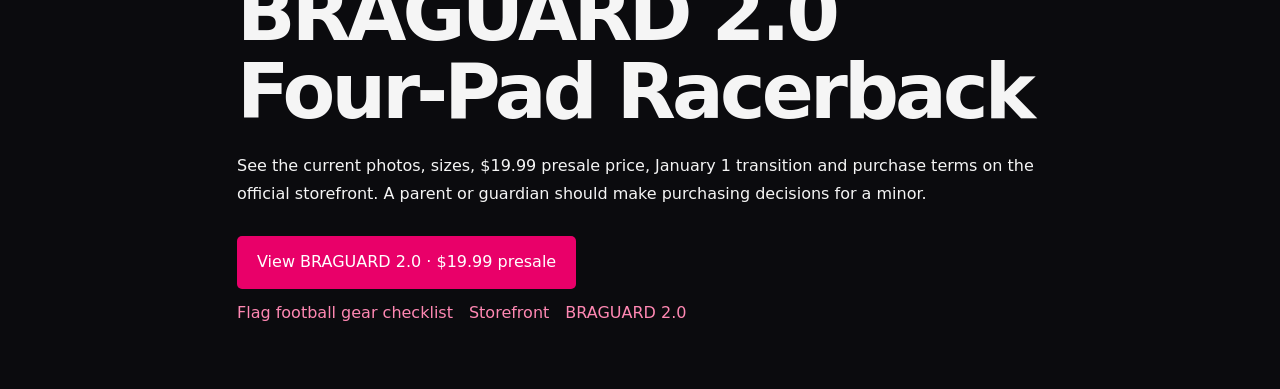
<file: flag-football-sports-bra.html>
<!doctype html>
<html lang="en">
<head>
<meta charset="utf-8"><meta name="viewport" content="width=device-width,initial-scale=1">
<title>Padded Sports Bra for Girls' & Women's Flag Football | BRAGUARD 2.0 Guide</title>
<meta name="description" content="A practical guide for parents and women choosing a padded sports bra for flag football. Compare pad placement, fit, rules and the BRAGUARD 2.0 four-pad racerback.">
<link rel="canonical" href="https://braguards.com/flag-football-sports-bra.html">
<meta name="robots" content="index,follow">
<meta property="og:type" content="article"><meta property="og:title" content="Padded Sports Bra for Flag Football | BRAGUARD Guide"><meta property="og:description" content="What parents and women should check: four-pad placement, fit, movement and league rules.">
<link rel="stylesheet" href="style.css">
<style>body{background:#0b0b0e;color:#f5f5f5;font-family:system-ui,sans-serif}main{max-width:850px;margin:0 auto;padding:64px 22px}h1{font-size:clamp(2rem,5vw,3.4rem);line-height:1.12}h2{margin-top:2.4rem}p,li{line-height:1.75}a{color:#ff88b3}.back{display:inline-block;margin-bottom:2rem}.cta{display:inline-block;background:#e90069;color:white;padding:14px 20px;border-radius:5px;margin:12px 0;text-decoration:none}.note{border-left:3px solid #e90069;padding-left:16px}nav a{margin-right:1rem}</style>
<script type="application/ld+json">{"@context":"https://schema.org","@type":"Article","headline":"How to Choose a Padded Sports Bra for Girls' and Women's Flag Football","description":"A practical parent and athlete guide to pad placement, fit, mobility and league rules.","author":{"@type":"Organization","name":"BRAGUARD"},"publisher":{"@type":"Organization","name":"BRAGUARD","url":"https://braguards.com/"},"mainEntityOfPage":"https://braguards.com/flag-football-sports-bra.html"}</script>
</head>
<body><main>
<a class="back" href="/">← BRAGUARD home</a>
<p>BRAGUARD / FLAG FOOTBALL APPAREL GUIDE</p>
<h1>How to choose a padded sports bra for girls' and women's flag football</h1>
<p>Parents shopping for a girls' flag football season and women buying for themselves often ask the same question: where is the padding, and will the garment still feel comfortable during a game? This guide gives you a short checklist to use before choosing a size or style.</p>
<h2>Start with the pad layout</h2>
<p>A typical sports bra can have padding for shape or modesty. If you want padding positioned over the chest for flag football, look at the actual garment image and count the separate pads. The <strong>BRAGUARD 2.0 Four-Pad Racerback is $19.99 during the presale until January 1, then $49.99 afterward</strong> and has <strong>two front pads and two outer chest pads</strong>. The four-pad layout is the feature to compare with other apparel; it does not establish a measured level of impact reduction.</p>
<h2>Check fit while moving</h2>
<p>Use the product's size guidance, then check the underband, straps and pad placement through a sprint, overhead reach, turn and catch motion. The band should stay in place without digging in. A parent can help a young player check fit and comfort privately, while an adult athlete can test the same movements at home.</p>
<h2>Ask your team about equipment rules</h2>
<p>Flag football rules can differ by league, school and event. Ask a coach or organizer whether a padded undergarment is permitted and whether any color or uniform requirements apply. Team buyers should collect sizes directly from families and confirm their own purchasing process before ordering.</p>
<h2>What about soft-shell or hard-shell options?</h2>
<p>Pad construction and flexibility may differ between styles. Compare the actual product specification and photograph for the exact model you intend to purchase. Do not assume every color or model has the same pad material, count or availability. The four-pad BRAGUARD 2.0 description here refers to its two front and two outer chest pads.</p>
<h2>Flag football apparel checklist for parents and players</h2>
<ul><li>Count the pads and identify where each sits.</li><li>Check the stated model, size and price against the storefront.</li><li>Test reach, rotation and underband comfort.</li><li>Confirm league and uniform rules with the coach.</li><li>Review the current presale, shipping and return terms before checkout.</li></ul>
<p class="note">Padding is an apparel feature. BRAGUARD has not established injury-prevention performance and does not claim to prevent breast injury or disease. Speak with a qualified clinician about persistent pain after a hit.</p>
<p>For a broader overview, read our <a href="/blog/best-padded-sports-bras-for-flag-football/">padded sports bra buying guide for flag football</a>.</p><h2>Compare the BRAGUARD racerback options</h2><p>If you prefer the original racerback, compare the <a href="/?utm_source=organic&utm_medium=content&utm_campaign=flag_football_sports_bra_guide#racerback">BRAGUARD 1.0 four-pad racerback photos and sizing</a>. For the BRAGUARD 2.0 style discussed above, review the current four-pad product details below.</p><h2>Explore the BRAGUARD 2.0 Four-Pad Racerback</h2>
<p>See the current photos, sizes, $19.99 presale price, January 1 transition and purchase terms on the official storefront. A parent or guardian should make purchasing decisions for a minor.</p>
<a class="cta" href="https://braguards.com/?utm_source=organic&utm_medium=seo&utm_campaign=flag_football_sports_bra_guide#shop">View BRAGUARD 2.0 · $19.99 presale</a>
<nav aria-label="Related links"><a href="womens-flag-football-gear.html">Flag football gear checklist</a><a href="/">Storefront</a><a href="/#shop">BRAGUARD 2.0</a></nav>
</main></body></html>
</file>
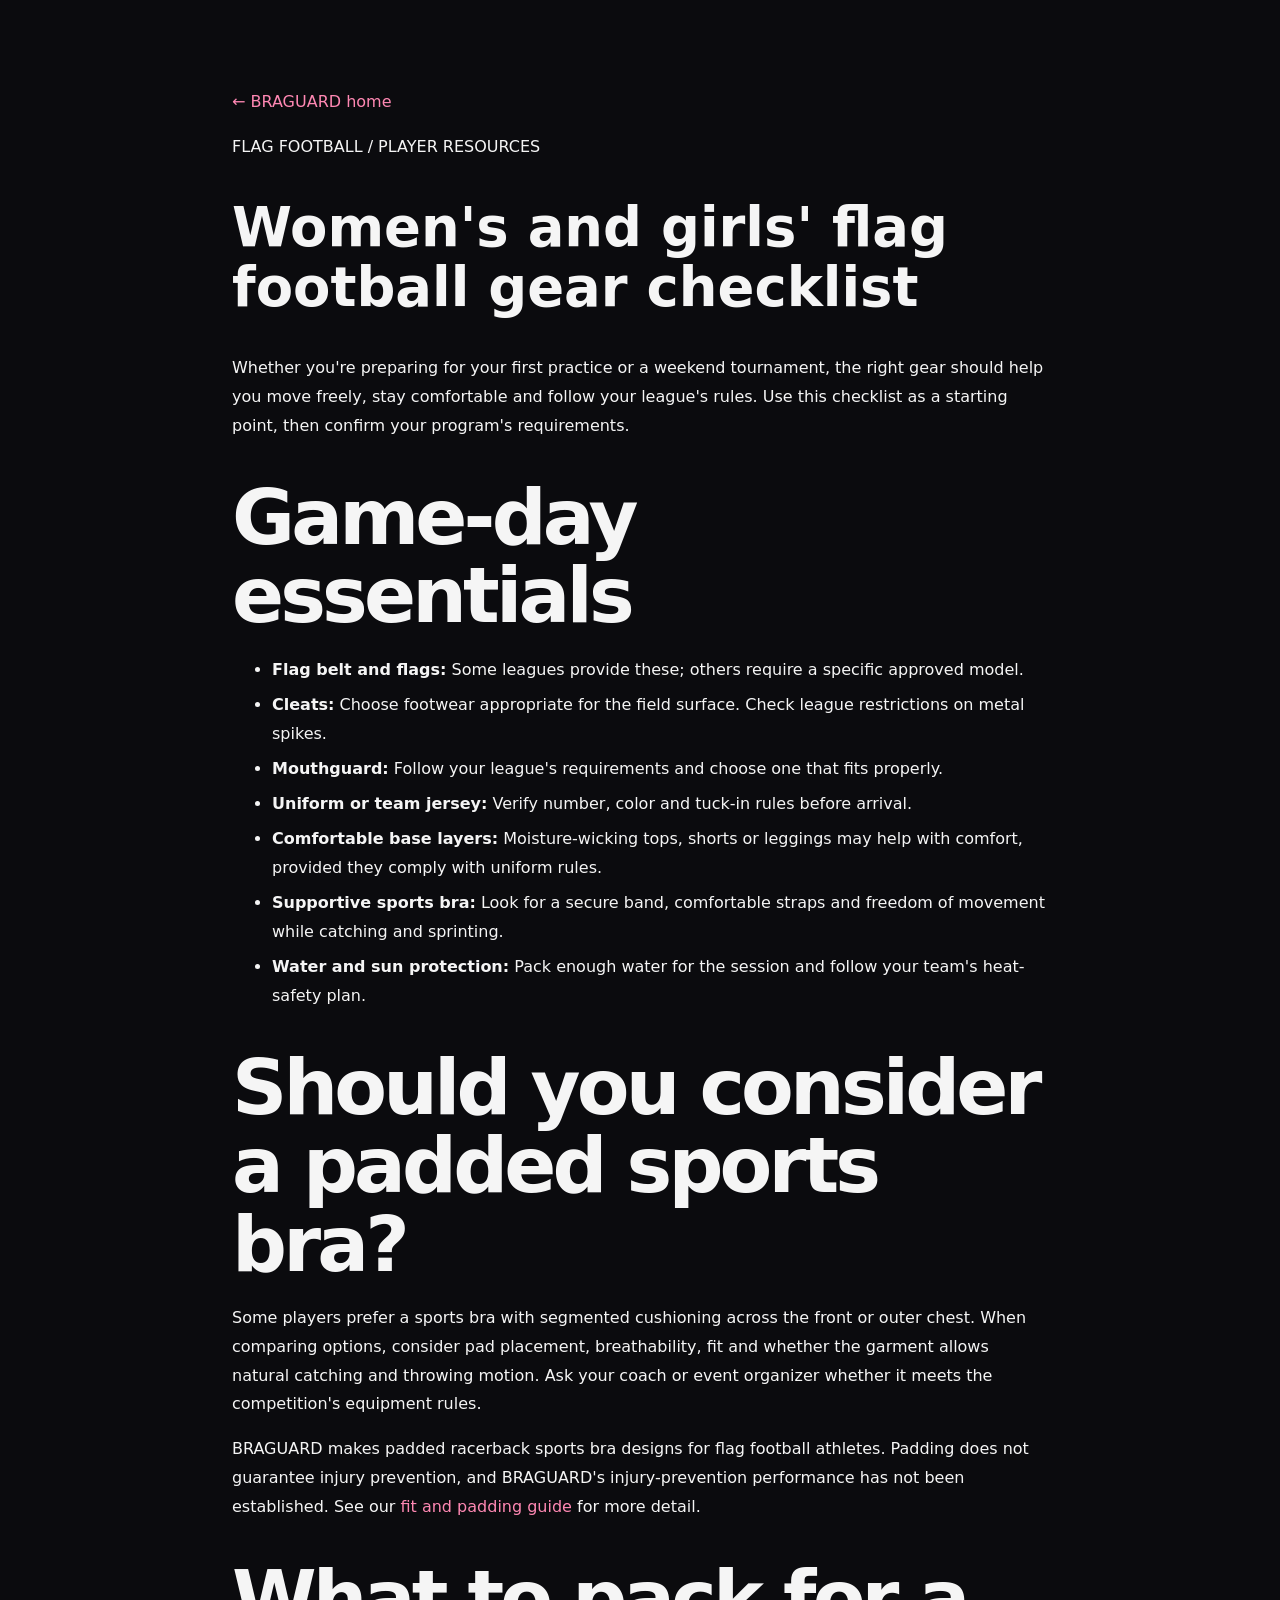
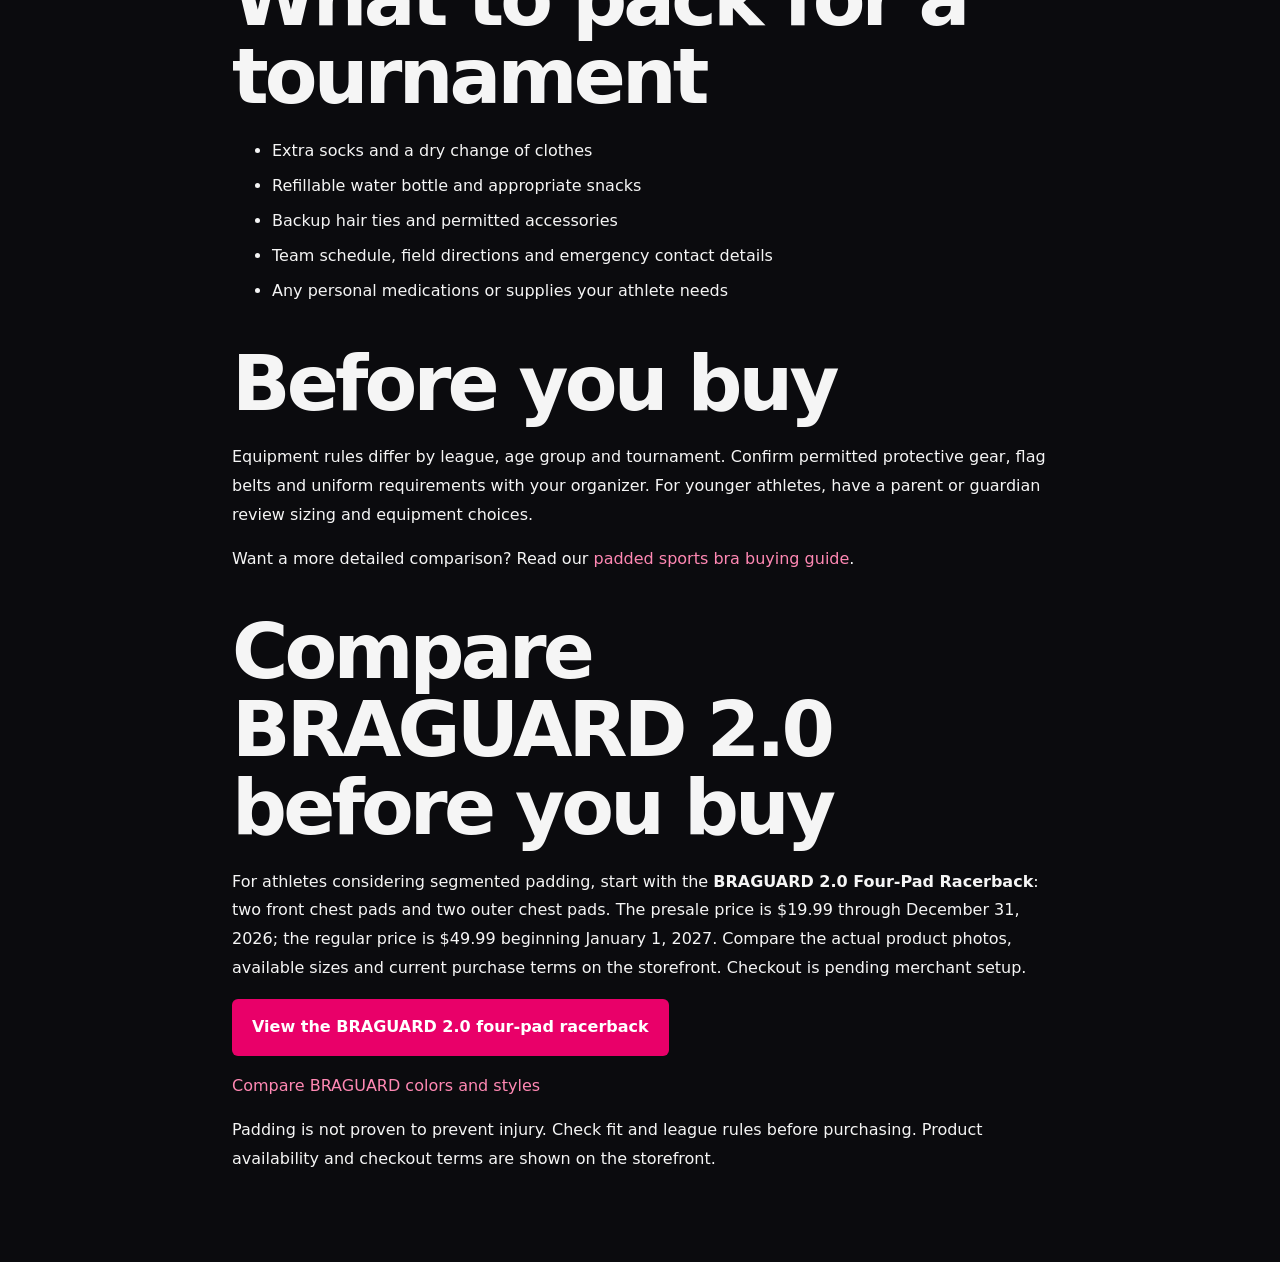
<file: womens-flag-football-gear.html>
<!doctype html>
<html lang="en"><head><meta charset="utf-8"><meta name="viewport" content="width=device-width,initial-scale=1"><title>Women's Flag Football Gear Checklist | BRAGUARD</title><meta name="description" content="A practical women's and girls' flag football gear checklist: cleats, mouthguards, flags, uniforms, sports bras, water and tournament essentials."><link rel="canonical" href="https://braguards.com/womens-flag-football-gear.html"><link rel="stylesheet" href="style.css"><style>body{background:#0b0b0e;color:#f5f5f5;font-family:system-ui,sans-serif}main{max-width:860px;margin:auto;padding:72px 22px}h1{font-size:clamp(2rem,5vw,3.4rem);line-height:1.1}h2{margin-top:2.4rem}p,li{line-height:1.8}a{color:#ff88b3}li{margin-bottom:.4rem} .product-cta{display:inline-block;background:#e90069;color:white;padding:14px 20px;border-radius:6px;text-decoration:none;font-weight:700} .product-cta:focus-visible{outline:3px solid white;outline-offset:3px}</style><script type="application/ld+json">{"@context":"https://schema.org","@type":"Article","headline":"Women's Flag Football Gear Checklist","author":{"@type":"Organization","name":"BRAGUARD"},"publisher":{"@type":"Organization","name":"BRAGUARD"},"mainEntityOfPage":"https://braguards.com/womens-flag-football-gear.html"}</script></head><body><main><p><a href="/">← BRAGUARD home</a></p><p>FLAG FOOTBALL / PLAYER RESOURCES</p><h1>Women's and girls' flag football gear checklist</h1><p>Whether you're preparing for your first practice or a weekend tournament, the right gear should help you move freely, stay comfortable and follow your league's rules. Use this checklist as a starting point, then confirm your program's requirements.</p><h2>Game-day essentials</h2><ul><li><strong>Flag belt and flags:</strong> Some leagues provide these; others require a specific approved model.</li><li><strong>Cleats:</strong> Choose footwear appropriate for the field surface. Check league restrictions on metal spikes.</li><li><strong>Mouthguard:</strong> Follow your league's requirements and choose one that fits properly.</li><li><strong>Uniform or team jersey:</strong> Verify number, color and tuck-in rules before arrival.</li><li><strong>Comfortable base layers:</strong> Moisture-wicking tops, shorts or leggings may help with comfort, provided they comply with uniform rules.</li><li><strong>Supportive sports bra:</strong> Look for a secure band, comfortable straps and freedom of movement while catching and sprinting.</li><li><strong>Water and sun protection:</strong> Pack enough water for the session and follow your team's heat-safety plan.</li></ul><h2>Should you consider a padded sports bra?</h2><p>Some players prefer a sports bra with segmented cushioning across the front or outer chest. When comparing options, consider pad placement, breathability, fit and whether the garment allows natural catching and throwing motion. Ask your coach or event organizer whether it meets the competition's equipment rules.</p><p>BRAGUARD makes padded racerback sports bra designs for flag football athletes. Padding does not guarantee injury prevention, and BRAGUARD's injury-prevention performance has not been established. See our <a href="flag-football-sports-bra.html">fit and padding guide</a> for more detail.</p><h2>What to pack for a tournament</h2><ul><li>Extra socks and a dry change of clothes</li><li>Refillable water bottle and appropriate snacks</li><li>Backup hair ties and permitted accessories</li><li>Team schedule, field directions and emergency contact details</li><li>Any personal medications or supplies your athlete needs</li></ul><h2>Before you buy</h2><p>Equipment rules differ by league, age group and tournament. Confirm permitted protective gear, flag belts and uniform requirements with your organizer. For younger athletes, have a parent or guardian review sizing and equipment choices.</p><p>Want a more detailed comparison? Read our <a href="/blog/best-padded-sports-bras-for-flag-football/">padded sports bra buying guide</a>.</p><h2>Compare BRAGUARD 2.0 before you buy</h2><p>For athletes considering segmented padding, start with the <strong>BRAGUARD 2.0 Four-Pad Racerback</strong>: two front chest pads and two outer chest pads. The presale price is $19.99 through December 31, 2026; the regular price is $49.99 beginning January 1, 2027. Compare the actual product photos, available sizes and current purchase terms on the storefront. Checkout is pending merchant setup.</p><p><a class="product-cta" href="https://braguards.com/?utm_source=organic&amp;utm_medium=content&amp;utm_campaign=flag_gear_checklist#shop">View the BRAGUARD 2.0 four-pad racerback</a></p><p><a href="/?utm_source=organic&utm_medium=content&utm_campaign=flag_gear_checklist#shop">Compare BRAGUARD colors and styles</a></p><p>Padding is not proven to prevent injury. Check fit and league rules before purchasing. Product availability and checkout terms are shown on the storefront.</p></main></body></html>
</file>
<file: style.css>
:root {
  color-scheme: dark;
  --pink: #ff4a9f;
  --bg: #0b0b0e;
  --ink: #fff;
  --muted: #bbb;
  --line: #303037;
  --panel: #17171b;
  --gutter: clamp(16px, 6vw, 100px);
}

* { box-sizing: border-box; }
section[id] { scroll-margin-top: 80px; }
html { scroll-behavior: smooth; -webkit-text-size-adjust: 100%; }
body {
  margin: 0;
  background: var(--bg);
  color: var(--ink);
  font: 16px/1.55 system-ui, -apple-system, "Segoe UI", Roboto, sans-serif;
  overflow-x: hidden;
}
img { max-width: 100%; height: auto; }
a { color: inherit; text-decoration: none; }
button, select { font: inherit; color: inherit; }
button { cursor: pointer; }
button:focus-visible, a:focus-visible, select:focus-visible, .rail:focus-visible {
  outline: 3px solid var(--pink);
  outline-offset: 4px;
}

.skip {
  position: absolute; left: 12px; top: -60px; z-index: 100;
  background: var(--pink); color: #100710; padding: 10px 14px; font-weight: 800;
}
.skip:focus { top: 12px; }

/* Header */
.site-header {
  position: sticky; top: 0; z-index: 50;
  display: flex; align-items: center; justify-content: space-between; gap: 20px;
  padding: 10px var(--gutter);
  padding-top: max(10px, env(safe-area-inset-top));
  background: rgba(5, 5, 6, 0.92);
  backdrop-filter: blur(10px);
  border-bottom: 1px solid var(--line);
}
.brand img { width: 100px; display: block; }
.site-nav { display: flex; align-items: center; gap: 26px; }
.site-nav a { padding: 8px 0; }
.site-nav a:not(.outline):hover { color: var(--pink); }
.outline { border: 1px solid #54545a; padding: 8px 14px !important; }
.outline:hover { border-color: var(--pink); }

.menu-toggle {
  display: none;
  width: 44px; height: 44px;
  background: transparent; border: 1px solid #54545a; border-radius: 4px;
  flex-direction: column; align-items: center; justify-content: center; gap: 5px;
}
.menu-toggle span { display: block; width: 20px; height: 2px; background: #fff; transition: transform .2s, opacity .2s; }
.menu-toggle[aria-expanded="true"] span:nth-child(1) { transform: translateY(7px) rotate(45deg); }
.menu-toggle[aria-expanded="true"] span:nth-child(2) { opacity: 0; }
.menu-toggle[aria-expanded="true"] span:nth-child(3) { transform: translateY(-7px) rotate(-45deg); }

/* Hero */
.hero {
  min-height: min(690px, 80vh);
  position: relative;
  display: grid; align-items: center;
  background: #151219 url(assets/athletes.webp) center 43% / cover no-repeat;
}
.hero::before {
  content: ""; position: absolute; inset: 0;
  background: linear-gradient(90deg, #09090df5 1%, #0b0a10ba 38%, transparent 77%);
}
.hero-copy { position: relative; padding: 64px clamp(20px, 8vw, 128px); max-width: 950px; }
.tag { color: var(--pink); font-size: .74rem; font-weight: 800; letter-spacing: .17em; margin: 0 0 8px; }
.hero h1 {
  font-size: clamp(2.5rem, 6.4vw, 6.5rem);
  line-height: .94; letter-spacing: -.06em; margin: .22em 0;
}
.hero h1 em { color: var(--pink); }
.hero-copy > p:not(.tag) { max-width: 370px; color: #eee; }

.btn {
  background: var(--pink); color: #100710; border: 0; font-weight: 850;
  display: inline-flex; justify-content: space-between; align-items: center; gap: 24px;
  padding: 14px 20px; min-height: 48px;
  transition: filter .15s;
}
.btn:hover { filter: brightness(1.08); }

.strip {
  padding: 12px 16px;
  display: flex; flex-wrap: wrap; justify-content: center; gap: 8px 26px;
  background: var(--pink); color: #160610;
  font-size: .75rem; font-weight: 900; letter-spacing: .09em; text-align: center;
}

/* Sections */
.shop, .awareness {
  max-width: 1370px; margin: auto;
  padding: clamp(40px, 6vw, 95px) var(--gutter);
}
h2, h3 { line-height: 1.02; letter-spacing: -.05em; margin: 0 0 20px; }
h2 { font-size: clamp(2.2rem, 6vw, 5rem); }
h3 { font-size: clamp(1.9rem, 4vw, 3.6rem); }

/* Product */
.product {
  display: grid; grid-template-columns: 1.15fr .85fr;
  gap: clamp(24px, 5vw, 80px); align-items: center;
}
.gallery { position: relative; min-width: 0; background: #fff; border-radius: 6px; overflow: hidden; }
.rail {
  display: flex; overflow-x: auto;
  scroll-snap-type: x mandatory; scrollbar-width: none;
  overscroll-behavior-inline: contain; -webkit-overflow-scrolling: touch;
}
.rail::-webkit-scrollbar { display: none; }
.rail img {
  flex: 0 0 100%; width: 100%; aspect-ratio: 1.12;
  object-fit: contain; scroll-snap-align: start; user-select: none;
}
.arrow {
  position: absolute; top: 50%; translate: 0 -50%;
  border: 0; border-radius: 50%; width: 44px; height: 44px;
  background: var(--panel); color: #fff; font-size: 28px; line-height: 1;
  display: grid; place-items: center; padding-bottom: 4px;
}
.prev { left: 10px; }
.next { right: 10px; }
.counter {
  position: absolute; bottom: 12px; left: 50%; translate: -50%;
  background: var(--panel); padding: 3px 10px; font-size: 12px; border-radius: 30px;
}
.rotation {
  position: absolute; bottom: 10px; right: 10px;
  background: var(--panel); color: #fff; border: 0; border-radius: 20px;
  padding: 4px 10px; font-size: 12px;
}

.price { font-size: 1.65rem; font-weight: 800; margin-bottom: 8px; }
.price small, .details p:not(.tag), #status { color: var(--muted); font-size: .9rem; }
.color-label strong { color: #fff; margin-left: 10px; }
.swatches { display: flex; flex-wrap: wrap; gap: 12px; margin-bottom: 22px; }
.swatches button {
  width: 32px; height: 32px; padding: 0;
  border: 1px solid #777; border-radius: 50%; background: var(--swatch);
}
.swatches button[aria-pressed="true"] { outline: 2px solid var(--pink); outline-offset: 3px; }
label { display: block; font-weight: 700; margin-bottom: 6px; }
select, .buy { display: flex; width: 100%; margin-bottom: 10px; }
select { padding: 12px; min-height: 48px; background: var(--panel); border: 1px solid #555; border-radius: 0; }

/* Feature diagram */
.features {
  margin: clamp(32px, 5vw, 64px) 0 0; background: #fff; border-radius: 6px; overflow: hidden;
}
.features img { display: block; width: 100%; height: auto; }
.features figcaption { background: var(--panel); color: var(--muted); font-size: .9rem; padding: 12px 16px; }

/* College edition */
.schools { border-top: 1px solid var(--line); }
.style-pills, .school-pills { display: flex; flex-wrap: wrap; gap: 10px; margin-bottom: 22px; }
.style-pills button, .school-pills button {
  min-height: 44px; padding: 8px 18px;
  background: var(--panel); border: 1px solid #555; border-radius: 40px;
  font-weight: 800; letter-spacing: .02em;
}
.style-pills button[aria-pressed="true"], .school-pills button[aria-pressed="true"] { border-color: var(--pink); background: var(--pink); color: #100710; }
.school-gallery .rail img { aspect-ratio: 2 / 1; object-fit: contain; background: #fff; }
#hs-status { color: var(--muted); font-size: .9rem; }
#school-status { color: var(--muted); font-size: .9rem; }

/* Preorder */
.soon-badge {
  position: absolute; left: 12px; top: 12px;
  background: var(--pink); color: #100710; border-radius: 30px;
  padding: 6px 12px; font-size: .72rem; font-weight: 900; letter-spacing: .1em; text-transform: uppercase;
}
.pre-gallery .rail img { aspect-ratio: 1; }
#pre-status { color: var(--muted); font-size: .9rem; }

/* Player spotlight */
.spotlight {
  max-width: 1370px; margin: auto;
  padding: clamp(40px, 6vw, 95px) var(--gutter);
  border-top: 1px solid var(--line);
}
.spotlight-grid {
  display: grid;
  grid-template-columns: repeat(2, minmax(0, 1fr)) minmax(0, 1.1fr);
  gap: clamp(14px, 2.4vw, 28px);
  align-items: stretch;
}
.spot-card {
  position: relative; margin: 0; overflow: hidden;
  border-radius: 14px; background: var(--panel);
  aspect-ratio: 9 / 16; max-width: 100%;
  box-shadow: 0 0 0 1px var(--line);
}
.spot-card img, .spot-card video {
  display: block; width: 100%; height: 100%; object-fit: cover; object-position: center top;
}
.spot-card figcaption {
  position: absolute; left: 12px; top: 12px;
  display: flex; gap: 8px; align-items: center;
  background: #000c; backdrop-filter: blur(6px);
  padding: 6px 10px; border-radius: 30px;
  font-size: .72rem; font-weight: 700; letter-spacing: .08em; text-transform: uppercase;
  white-space: nowrap; max-width: calc(100% - 24px);
}
.spot-card figcaption span { color: var(--pink); }
.spot-card figcaption em { font-style: normal; }
.spot-quote {
  margin: 0; align-self: center;
  display: flex; flex-direction: column; gap: 18px;
  padding-left: clamp(0px, 1vw, 12px);
}
.spot-quote p {
  margin: 0; font-size: clamp(1.3rem, 2.2vw, 2rem); line-height: 1.25;
  letter-spacing: -.02em; font-weight: 700; text-wrap: balance;
}
.spot-quote footer {
  color: var(--pink); font-size: .8rem; font-weight: 800; letter-spacing: .14em; text-transform: uppercase;
}
.spot-quote footer::before { content: ""; display: inline-block; width: 28px; height: 2px; background: var(--pink); vertical-align: middle; margin-right: 10px; }

.spotlight .section-title h2 { margin-bottom: 6px; }
.spot-sub { margin: 0 0 24px; color: var(--muted); font-size: 1.1rem; font-weight: 700; letter-spacing: .04em; }

.video-play {
  position: absolute; left: 50%; bottom: 16px; translate: -50% 0;
  display: inline-flex; align-items: center; gap: 8px;
  min-height: 44px; padding: 8px 16px 8px 12px;
  background: var(--pink); color: #100710; border: 0; border-radius: 40px;
  font-weight: 850; font-size: .85rem; white-space: nowrap;
  box-shadow: 0 8px 24px #0008;
}
.video-play.playing span::after { content: ""; }
.video-play[hidden] { display: none; }

/* Founding Player program */
.ambassadors {
  max-width: 1370px; margin: auto;
  padding: clamp(40px, 6vw, 95px) var(--gutter);
  border-top: 1px solid var(--line);
}
.amb-lead { color: var(--muted); max-width: 640px; margin: 0 0 28px; font-size: 1.05rem; }
.tiers { display: grid; grid-template-columns: repeat(3, minmax(0, 1fr)); gap: 14px; margin-bottom: clamp(32px, 5vw, 56px); }
.tier { border: 1px solid var(--line); border-radius: 12px; padding: 20px; background: var(--panel); }
.tier p { margin: 0; }
.tier-top { border-color: var(--pink); }
.tier-name { color: var(--pink); font-size: .74rem; font-weight: 800; letter-spacing: .17em; text-transform: uppercase; }
.tier-rate { font-size: clamp(2.6rem, 6vw, 4rem); font-weight: 900; letter-spacing: -.05em; line-height: 1.05; margin: 6px 0 !important; font-variant-numeric: tabular-nums; }
.tier-earn { font-weight: 700; }
.tier-when { color: var(--muted); font-size: .9rem; margin-top: 4px !important; }
.amb-grid { display: grid; grid-template-columns: minmax(0, .9fr) minmax(0, 1.1fr); gap: clamp(24px, 5vw, 64px); align-items: start; }
.amb-perks h3, .amb-form h3 { font-size: 1.4rem; letter-spacing: -.02em; margin: 0 0 12px; }
.amb-perks ul, .amb-perks ol { margin: 0 0 24px; padding-left: 20px; display: grid; gap: 6px; }
.amb-fine { color: var(--muted); font-size: .85rem; border-left: 2px solid var(--pink); padding-left: 12px; }
.amb-form { background: var(--panel); border: 1px solid var(--line); border-radius: 12px; padding: clamp(18px, 3vw, 28px); display: grid; gap: 14px; }
.field-row { display: grid; grid-template-columns: repeat(2, minmax(0, 1fr)); gap: 14px; }
.field-row[hidden] { display: none; }
.field-row.three { grid-template-columns: repeat(3, minmax(0, 1fr)); }
.field { display: grid; gap: 6px; margin: 0; min-width: 0; border: 0; padding: 0; }
.field legend { font-weight: 700; margin-bottom: 6px; padding: 0; }
.amb-form input:not([type=radio]):not([type=checkbox]), .amb-form textarea, .amb-form select {
  width: 100%; padding: 12px; min-height: 46px; background: #0b0b0e; border: 1px solid #555; color: #fff; font: inherit; border-radius: 0;
}
.amb-form textarea { min-height: 90px; resize: vertical; }
.amb-form input:focus-visible, .amb-form textarea:focus-visible { outline: 3px solid var(--pink); outline-offset: 2px; }
label.inline { display: inline-flex; align-items: center; gap: 8px; font-weight: 500; margin-right: 18px; min-height: 32px; }
label.check { margin: 0; }
.amb-form input[type=radio], .amb-form input[type=checkbox] { width: 20px; height: 20px; accent-color: var(--pink); }
.amb-form .btn { width: 100%; }
#amb-status { margin: 0; color: var(--muted); font-size: .9rem; }
#amb-status.ok { color: #6ee7a8; }
#amb-status.err { color: #ff8a8a; }
.spot-cta { display: inline-block; margin-top: 6px; color: var(--pink); font-weight: 800; text-decoration: underline; }

@media (max-width: 760px) {
  .tiers { grid-template-columns: 1fr; gap: 10px; }
  .tier { display: grid; grid-template-columns: auto 1fr; column-gap: 16px; align-items: center; }
  .tier-rate { grid-column: 1; grid-row: 1 / span 3; font-size: 2.6rem; }
  .tier-name, .tier-earn, .tier-when { grid-column: 2; }
  .amb-grid, .field-row, .field-row.three { grid-template-columns: 1fr; }
}

/* Awareness + giving */
.awareness {
  border-top: 1px solid var(--line);
  display: grid; grid-template-columns: 1fr 1fr; gap: 45px;
}
.awareness h2 { font-size: clamp(2rem, 5vw, 4.4rem); }
.awareness p { margin-top: 0; }
.awareness a { color: var(--pink); text-decoration: underline; display: inline-block; margin: 6px 0 16px; }
.safety { border-left: 2px solid var(--pink); padding-left: 12px; color: #ccc; }

/* Footer */
.site-footer {
  display: flex; align-items: center; justify-content: space-between; gap: 20px;
  padding: 20px var(--gutter);
  padding-bottom: max(20px, env(safe-area-inset-bottom));
  background: #050506; border-top: 1px solid var(--line); color: #ccc;
}
.site-footer img { width: 100px; display: block; }
.site-footer a:hover { color: var(--pink); }

/* Tablet */
@media (max-width: 960px) {
  .product { grid-template-columns: 1fr; }
  .spotlight-grid { grid-template-columns: repeat(2, minmax(0, 1fr)); }
  .spot-quote { grid-column: 1 / -1; padding: 8px 0 0; }
  .details { max-width: 640px; }
  .awareness { gap: 24px; }
}

/* Mobile */
@media (max-width: 760px) {
  .menu-toggle { display: flex; }
  .site-nav {
    position: absolute; top: 100%; left: 0; right: 0;
    flex-direction: column; align-items: stretch; gap: 0;
    background: #050506; border-bottom: 1px solid var(--line);
    padding: 8px var(--gutter) 20px;
    display: none;
  }
  .site-nav.open { display: flex; }
  .site-nav a { padding: 14px 0; border-bottom: 1px solid var(--line); font-size: 1.05rem; }
  .site-nav .outline { margin-top: 14px; text-align: center; border-bottom: 1px solid #54545a; }

  .hero { min-height: 82svh; background-position: 66% center; align-items: end; }
  .hero::before { background: linear-gradient(0deg, #09090d 4%, #09090da8 50%, transparent 90%); }
  .hero-copy { padding-bottom: 56px; }
  .hero .btn { width: 100%; }

  .awareness { grid-template-columns: 1fr; gap: 4px; }
  .swatches { gap: 10px; }
  .swatches button { width: 40px; height: 40px; }
  .rotation { padding: 8px 12px; }
  .spot-card { border-radius: 10px; }
  .video-play { font-size: .72rem; padding: 6px 12px 6px 8px; gap: 4px; bottom: 10px; }
  .video-play svg { width: 20px; height: 20px; }
  .spot-card figcaption { left: 8px; top: 8px; padding: 4px 8px; font-size: .6rem; gap: 6px; }
  .spot-card figcaption span + * { display: none; }

  .site-footer { flex-direction: column; text-align: center; gap: 10px; }
}

/* Small phones */
@media (max-width: 380px) {
  .brand img { width: 84px; }
  .strip { font-size: .68rem; gap: 6px 14px; }
  .arrow { width: 40px; height: 40px; }
  .counter { display: none; }
}

@media (prefers-reduced-motion: reduce) {
  html { scroll-behavior: auto; }
  * { transition: none !important; }
}

/* Front/back school renders read better full width */
#schools .product, #highschool .product { grid-template-columns: 1fr; }
#schools .details, #highschool .details { max-width: 720px; }

/* Social links */
.socials { display: flex; flex-wrap: wrap; gap: 10px; }
.social {
  display: inline-flex; align-items: center; gap: 8px; min-height: 44px;
  padding: 6px 14px 6px 6px; border-radius: 40px; background: var(--panel);
  border: 1px solid var(--line); color: #fff; font-weight: 700; font-size: .9rem;
}
.social:hover { border-color: var(--pink); }
.social svg, .social i {
  width: 32px !important; height: 32px; padding: 7px; border-radius: 50%; box-sizing: border-box; color: #fff; flex: none;
}
.social.ig svg, .social.ig i { background: radial-gradient(circle at 30% 107%, #fdf497 0%, #fdf497 5%, #fd5949 45%, #d6249f 60%, #285AEB 90%); }
.social.tt svg, .social.tt i { background: #000; filter: drop-shadow(1.5px 1.5px 0 #fe2c55) drop-shadow(-1.5px -1.5px 0 #25f4ee); }
.social.xx svg, .social.xx i { background: #000; border: 1px solid #444; }
.follow-label { margin: 22px 0 10px; color: var(--pink); font-size: .74rem; font-weight: 800; letter-spacing: .17em; text-transform: uppercase; }
.site-footer .socials { justify-content: center; }

/* BRAGUARD 1.0 Racerback */
.racerback { border-top: 1px solid var(--line); }
.rb-gallery .rail img { aspect-ratio: 1; object-fit: contain; background: #8f9094; }
.features img { background: #fff; }

/* Ten nav links: collapse to the menu button below 1380px, keep each link on one line */
.site-nav a { white-space: nowrap; }
@media (max-width: 1380px) {
  .menu-toggle { display: flex; }
  .site-nav {
    position: absolute; top: 100%; left: 0; right: 0;
    flex-direction: column; align-items: stretch; gap: 0;
    background: #050506; border-bottom: 1px solid var(--line);
    padding: 8px var(--gutter) 20px;
    display: none;
  }
  .site-nav.open { display: flex; }
  .site-nav a { padding: 14px 0; border-bottom: 1px solid var(--line); font-size: 1.05rem; }
  .site-nav .outline { margin-top: 14px; text-align: center; border-bottom: 1px solid #54545a; }
}
.brand { flex: none; }
@media (min-width: 1381px) { .site-nav { gap: clamp(14px, 1.6vw, 26px); } }
</file>
